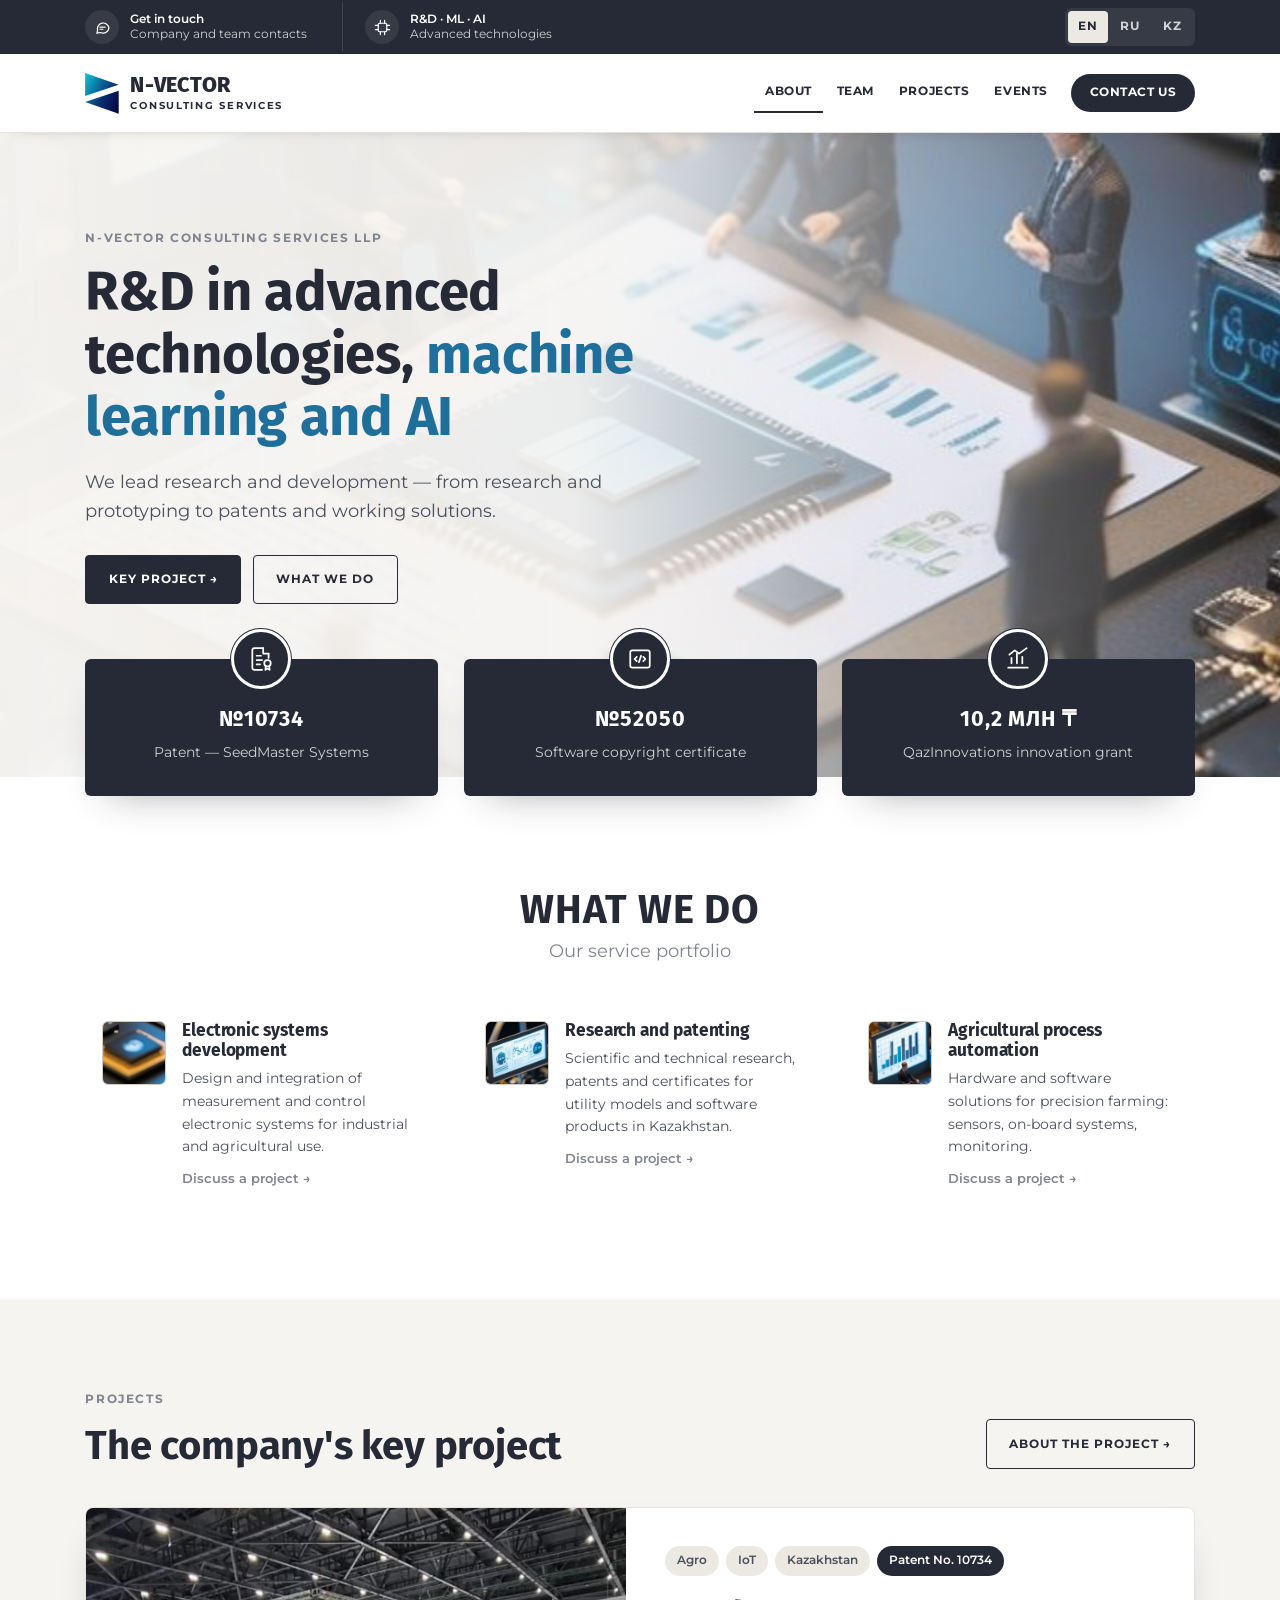
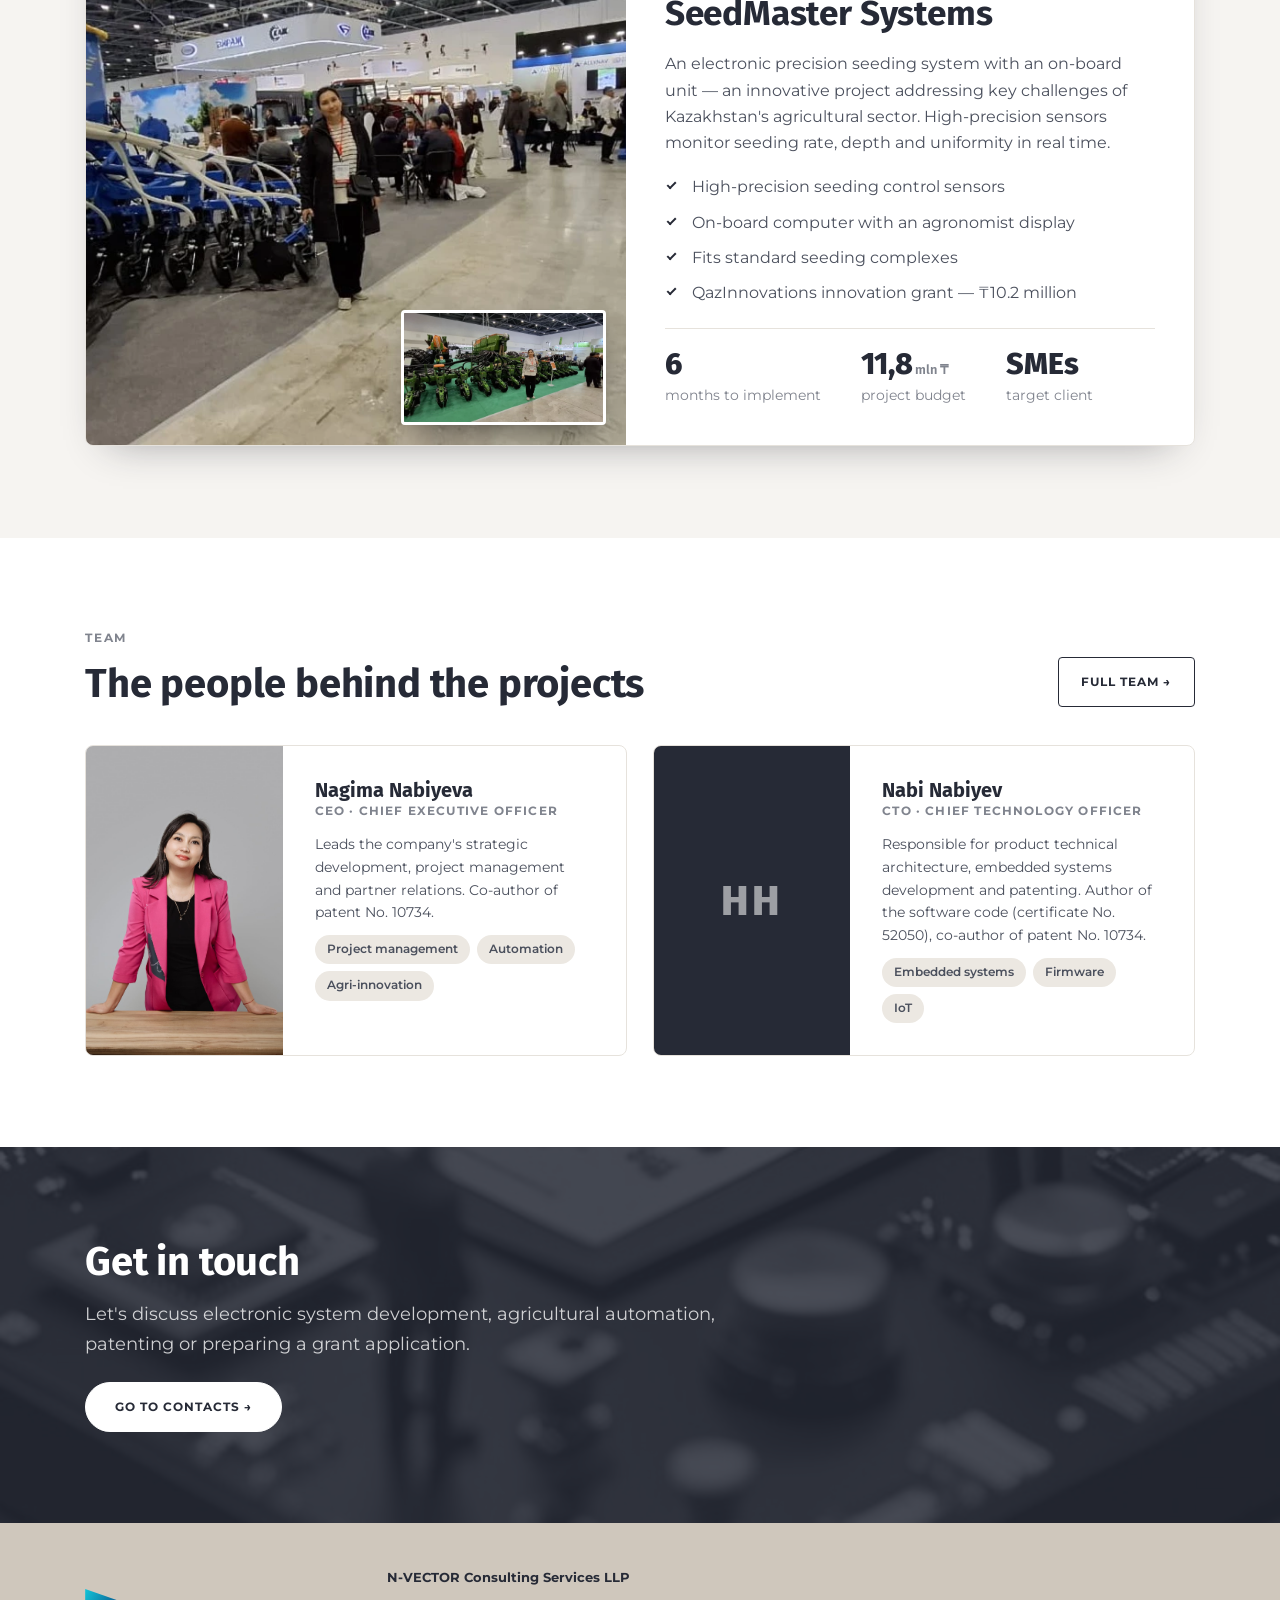
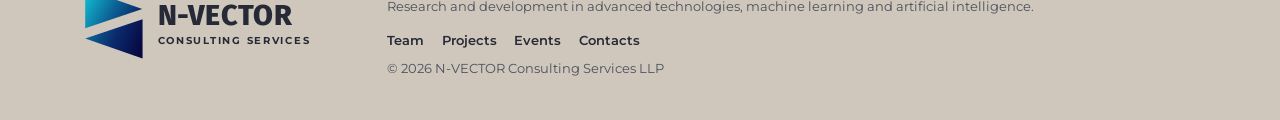
<file: index.html>
<!doctype html>
<html lang="ru">
<head>
  <meta charset="utf-8">
  <meta name="viewport" content="width=device-width, initial-scale=1, viewport-fit=cover">
  <title>N-VECTOR Consulting Services — НИОКР в сфере передовых технологий, машинного обучения и ИИ</title>
  <meta name="description" content="ТОО «N-VECTOR Consulting Services»: руководство научно-исследовательской и опытно-конструкторской деятельностью (НИОКР) в сфере передовых технологий, машинного обучения и искусственного интеллекта. Ключевой проект — SeedMaster Systems.">
  <meta name="theme-color" content="#262a36">
  <link rel="icon" href="img/logo-mark.svg" type="image/svg+xml">
  <link rel="preconnect" href="https://fonts.googleapis.com">
  <link rel="preconnect" href="https://fonts.gstatic.com" crossorigin>
  <link rel="stylesheet" href="https://fonts.googleapis.com/css2?family=Fira+Sans:wght@500;600;700;800&family=Montserrat:wght@400;500;600;700&display=swap">
  <link rel="stylesheet" href="css/style.css?v=202610202134">
</head>
<body data-page="home">
  <a class="skip-link" href="#main" data-i18n="skip">Перейти к содержанию</a>

  <div class="topbar">
    <div class="wrap topbar-inner">
      <a class="topbar-item" href="contacts.html">
        <span class="topbar-icon" aria-hidden="true"><svg viewBox="0 0 24 24" fill="none" stroke="currentColor" stroke-width="1.7" stroke-linecap="round" stroke-linejoin="round"><path d="M21 12a8 8 0 0 1-11.6 7.1L4 20l1.1-4.4A8 8 0 1 1 21 12Z"/><path d="M8.5 11.5h7M8.5 14.5h4"/></svg></span>
        <span class="topbar-text"><b data-i18n="top.contactTitle">Связаться с нами</b><small data-i18n="top.contactText">Контакты компании и команды</small></span>
      </a>
      <div class="topbar-item topbar-item--focus">
        <span class="topbar-icon" aria-hidden="true"><svg viewBox="0 0 24 24" fill="none" stroke="currentColor" stroke-width="1.7" stroke-linecap="round" stroke-linejoin="round"><rect x="6" y="6" width="12" height="12" rx="2"/><path d="M9 2v4M15 2v4M9 18v4M15 18v4M2 9h4M2 15h4M18 9h4M18 15h4"/></svg></span>
        <span class="topbar-text"><b data-i18n="top.focusTitle">НИОКР · ML · ИИ</b><small data-i18n="top.focusText">Передовые технологии</small></span>
      </div>
      <div class="lang-switch" role="group" aria-label="Язык сайта" data-i18n-attr="aria-label:lang.label">
        <button type="button" data-lang="en" lang="en" aria-pressed="false">EN</button>
        <button type="button" data-lang="ru" lang="ru" aria-pressed="true">RU</button>
        <button type="button" data-lang="kz" lang="kk" aria-pressed="false">KZ</button>
      </div>
    </div>
  </div>

  <header class="site-header">
    <div class="wrap header-inner">
      <a class="brand" href="index.html" aria-label="N-VECTOR Consulting Services — на главную" data-i18n-attr="aria-label:brand.home">
        <img src="img/logo-mark.svg" alt="" width="34" height="41">
        <span class="brand-text"><span class="brand-name">N-VECTOR</span><span class="brand-sub">Consulting Services</span></span>
      </a>
      <nav id="site-nav" class="site-nav" aria-label="Основная навигация" data-i18n-attr="aria-label:nav.label">
        <a href="index.html" data-nav="home" data-i18n="nav.home">О компании</a>
        <a href="team.html" data-nav="team" data-i18n="nav.team">Команда</a>
        <a href="projects.html" data-nav="projects" data-i18n="nav.projects">Проекты</a>
        <a href="events.html" data-nav="events" data-i18n="nav.events">Мероприятия</a>
        <a class="nav-cta" href="contacts.html" data-nav="contacts" data-i18n="nav.cta">Связаться</a>
      </nav>
      <button class="nav-toggle" type="button" aria-expanded="false" aria-controls="site-nav">
        <span class="burger" aria-hidden="true"><span></span><span></span><span></span></span>
        <span class="nav-toggle-label" data-i18n="nav.menu">Меню</span>
      </button>
    </div>
  </header>

  <main id="main">
    <!-- Первый экран: фото на всю ширину со светлой подложкой под текстом -->
    <section class="hero" aria-labelledby="hero-title">
      <img class="hero-bg scene-piece" src="img/scene/chip-team.jpg" alt="" aria-hidden="true" width="640" height="380" fetchpriority="high">
      <div class="wrap hero-inner">
        <p class="eyebrow" data-i18n="company">ТОО «N-VECTOR Consulting Services»</p>
        <h1 id="hero-title" data-i18n-html="home.title">НИОКР в сфере передовых технологий, <em>машинного обучения и ИИ</em></h1>
        <p class="lede" data-i18n="home.lede">Руководим научно-исследовательской и опытно-конструкторской деятельностью: от исследования и прототипа до патента и работающего решения.</p>
        <div class="hero-actions">
          <a class="btn" href="#key-project" data-i18n="home.ctaKey">Ключевой проект →</a>
          <a class="btn btn-ghost" href="#services" data-i18n="home.ctaServices">Что мы делаем</a>
        </div>
      </div>
    </section>

    <!-- Три тёмные карточки достижений, заходящие на первый экран -->
    <section class="wrap pillars" aria-label="Ключевые достижения" data-i18n-attr="aria-label:pillars.label">
      <article class="pillar">
        <span class="pillar-icon" aria-hidden="true"><svg viewBox="0 0 24 24" fill="none" stroke="currentColor" stroke-width="1.6" stroke-linecap="round" stroke-linejoin="round"><path d="M14 2H6a2 2 0 0 0-2 2v16a2 2 0 0 0 2 2h7"/><path d="M14 2v5h5"/><path d="M19 7v4"/><path d="M8 9h4M8 13h5M8 17h3"/><circle cx="18" cy="16" r="3"/><path d="M16.5 18.6 16 22l2-1 2 1-.5-3.4"/></svg></span>
        <h2 class="pillar-title">№10734</h2>
        <p data-i18n="fact.patent">Патент — SeedMaster Systems</p>
      </article>
      <article class="pillar">
        <span class="pillar-icon" aria-hidden="true"><svg viewBox="0 0 24 24" fill="none" stroke="currentColor" stroke-width="1.6" stroke-linecap="round" stroke-linejoin="round"><rect x="3" y="4" width="18" height="16" rx="2"/><path d="m9 10-2 2 2 2M15 10l2 2-2 2M13 9l-2 6"/></svg></span>
        <h2 class="pillar-title">№52050</h2>
        <p data-i18n="fact.certificate">Свидетельство на программный код</p>
      </article>
      <article class="pillar">
        <span class="pillar-icon" aria-hidden="true"><svg viewBox="0 0 24 24" fill="none" stroke="currentColor" stroke-width="1.6" stroke-linecap="round" stroke-linejoin="round"><path d="M3 20h18"/><path d="M6 16V11M11 16V7M16 16v-6"/><path d="m4 8 5-4 4 3 7-5"/></svg></span>
        <h2 class="pillar-title">10,2 млн ₸</h2>
        <p data-i18n="fact.grant">Инновационный грант QazInnovations</p>
      </article>
    </section>

    <!-- Услуги -->
    <section class="section" id="services" aria-labelledby="services-title">
      <div class="wrap">
        <div class="section-head section-head--center">
          <h2 id="services-title" data-i18n="services.title">Что мы делаем</h2>
          <p class="section-sub" data-i18n="services.subtitle">Наш портфель услуг</p>
        </div>
        <div class="services">
          <article class="service">
            <div class="service-media"><img src="img/scene/gold-chip.jpg" alt="Микросхема на печатной плате" data-i18n-attr="alt:s1.alt" width="215" height="130" loading="lazy"></div>
            <div class="service-body">
              <h3 data-i18n="s1.title">Разработка электронных систем</h3>
              <p data-i18n="s1.text">Проектирование и интеграция измерительных и управляющих электронных комплексов для промышленного и агроприменения.</p>
              <a class="service-link" href="contacts.html" data-i18n="services.more">Обсудить проект →</a>
            </div>
          </article>
          <article class="service">
            <div class="service-media"><img src="img/scene/monitor-analytics.jpg" alt="Монитор с исследовательскими схемами и аналитикой" data-i18n-attr="alt:s2.alt" width="300" height="290" loading="lazy"></div>
            <div class="service-body">
              <h3 data-i18n="s2.title">Научные исследования и патентование</h3>
              <p data-i18n="s2.text">Проведение НТИ, оформление патентов и свидетельств на полезные модели и программные продукты в РК.</p>
              <a class="service-link" href="contacts.html" data-i18n="services.more">Обсудить проект →</a>
            </div>
          </article>
          <article class="service">
            <div class="service-media"><img src="img/scene/monitor-bars.jpg" alt="Монитор с диаграммой показателей мониторинга" data-i18n-attr="alt:s3.alt" width="255" height="335" loading="lazy"></div>
            <div class="service-body">
              <h3 data-i18n="s3.title">Автоматизация агропроцессов</h3>
              <p data-i18n="s3.text">Разработка аппаратно-программных решений для точного земледелия: датчики, бортовые комплексы, мониторинг.</p>
              <a class="service-link" href="contacts.html" data-i18n="services.more">Обсудить проект →</a>
            </div>
          </article>
        </div>
      </div>
    </section>

    <!-- Ключевой проект -->
    <section class="section section-alt" id="key-project" aria-labelledby="key-title">
      <div class="wrap">
        <div class="section-head">
          <div>
            <p class="eyebrow" data-i18n="key.eyebrow">Проекты</p>
            <h2 id="key-title" data-i18n="key.title">Ключевой проект компании</h2>
          </div>
          <a class="btn btn-ghost" href="projects.html" data-i18n="key.more">Подробнее о проекте →</a>
        </div>

        <article class="feature">
          <div class="feature-media">
            <img class="feature-main" src="img/projects/seedmaster-expo-1.webp" alt="Нагима Набиева на агровыставке рядом с посевным комплексом" data-i18n-attr="alt:sm.alt1" width="1280" height="585" loading="lazy">
            <img class="feature-thumb" src="img/projects/seedmaster-expo-2.webp" alt="Посевная техника на стенде выставки" data-i18n-attr="alt:sm.alt2" width="1277" height="588" loading="lazy">
          </div>
          <div class="feature-body">
            <div class="tags">
              <span class="tag" data-i18n="sm.tagAgro">Агро</span><span class="tag">IoT</span><span class="tag" data-i18n="sm.tagKz">Казахстан</span><span class="tag tag-accent" data-i18n="sm.tagPatent">Патент №10734</span>
            </div>
            <h3>SeedMaster Systems</h3>
            <p data-i18n="sm.desc">Электронная система точного высева семян с бортовым комплексом — инновационный проект, нацеленный на решение ключевых проблем агросектора Казахстана. Система использует высокоточные датчики для контроля нормы, глубины и равномерности высева в реальном времени.</p>
            <ul class="checklist">
              <li data-i18n="sm.f1">Высокоточные датчики контроля высева</li>
              <li data-i18n="sm.f2">Бортовой компьютер с дисплеем агронома</li>
              <li data-i18n="sm.f3">Монтаж на стандартные посевные комплексы</li>
              <li data-i18n="sm.f4">Инновационный грант QazInnovations — 10,2 млн ₸</li>
            </ul>
            <div class="stats">
              <div class="stat"><div class="stat-value">6</div><div class="stat-label" data-i18n="stat.months">месяцев реализации</div></div>
              <div class="stat"><div class="stat-value">11,8<small data-i18n="stat.mln">млн ₸</small></div><div class="stat-label" data-i18n="stat.budget">бюджет проекта</div></div>
              <div class="stat"><div class="stat-value" data-i18n="fact.smeValue">МСБ</div><div class="stat-label" data-i18n="stat.client">целевой клиент</div></div>
            </div>
          </div>
        </article>
      </div>
    </section>

    <!-- Команда -->
    <section class="section" aria-labelledby="team-title">
      <div class="wrap">
        <div class="section-head">
          <div>
            <p class="eyebrow" data-i18n="team.eyebrow">Команда</p>
            <h2 id="team-title" data-i18n="team.homeTitle">Кто стоит за проектами</h2>
          </div>
          <a class="btn btn-ghost" href="team.html" data-i18n="team.all">Вся команда →</a>
        </div>
        <div class="team-grid" data-list="team" aria-live="polite"><p class="loading" data-i18n="loading">Загрузка…</p></div>
      </div>
    </section>

    <!-- Тёмный блок связи (как «Fale conosco» в образце) -->
    <section class="dark-band" aria-labelledby="band-title">
      <img class="dark-band-bg" src="img/scene/circuit.jpg" alt="" aria-hidden="true" width="736" height="284" loading="lazy">
      <div class="wrap dark-band-inner">
        <div class="dark-band-col">
          <h2 id="band-title" data-i18n="contacts.title">Свяжитесь с нами</h2>
          <p data-i18n="contacts.lede">Обсудим разработку электронной системы, автоматизацию агропроцессов, патентование или подготовку заявки на грант.</p>
          <a class="btn btn-light" href="contacts.html" data-i18n="band.contactBtn">Перейти к контактам →</a>
        </div>
      </div>
    </section>
  </main>

  <footer class="site-footer">
    <div class="wrap footer-inner">
      <a class="footer-brand" href="index.html" aria-label="N-VECTOR Consulting Services — на главную" data-i18n-attr="aria-label:brand.home">
        <img src="img/logo-mark.svg" alt="" width="58" height="70">
        <span class="brand-text"><span class="brand-name">N-VECTOR</span><span class="brand-sub">Consulting Services</span></span>
      </a>
      <div class="footer-info">
        <p class="footer-company" data-i18n="company">ТОО «N-VECTOR Consulting Services»</p>
        <p data-i18n="footer.about">Научно-исследовательские и опытно-конструкторские работы в сфере передовых технологий, машинного обучения и искусственного интеллекта.</p>
        <nav class="footer-nav" aria-label="Основная навигация" data-i18n-attr="aria-label:nav.label">
          <a href="team.html" data-i18n="nav.team">Команда</a>
          <a href="projects.html" data-i18n="nav.projects">Проекты</a>
          <a href="events.html" data-i18n="nav.events">Мероприятия</a>
          <a href="contacts.html" data-i18n="nav.contacts">Контакты</a>
        </nav>
        <p class="footer-copy">© <span data-year></span> <span data-i18n="company">ТОО «N-VECTOR Consulting Services»</span></p>
      </div>
    </div>
  </footer>

  <script src="data/i18n/ru.js?v=202610202134"></script>
  <script src="data/i18n/en.js?v=202610202134"></script>
  <script src="data/i18n/kz.js?v=202610202134"></script>
  <script src="js/i18n.js?v=202610202134"></script>
  <script src="js/shared.js?v=202610202134"></script>
  <script src="data/fallback.js?v=202610202134"></script>
  <script src="js/main.js?v=202610202134"></script>
  <script src="js/motion.js?v=202610202134"></script>
</body>
</html>
</file>
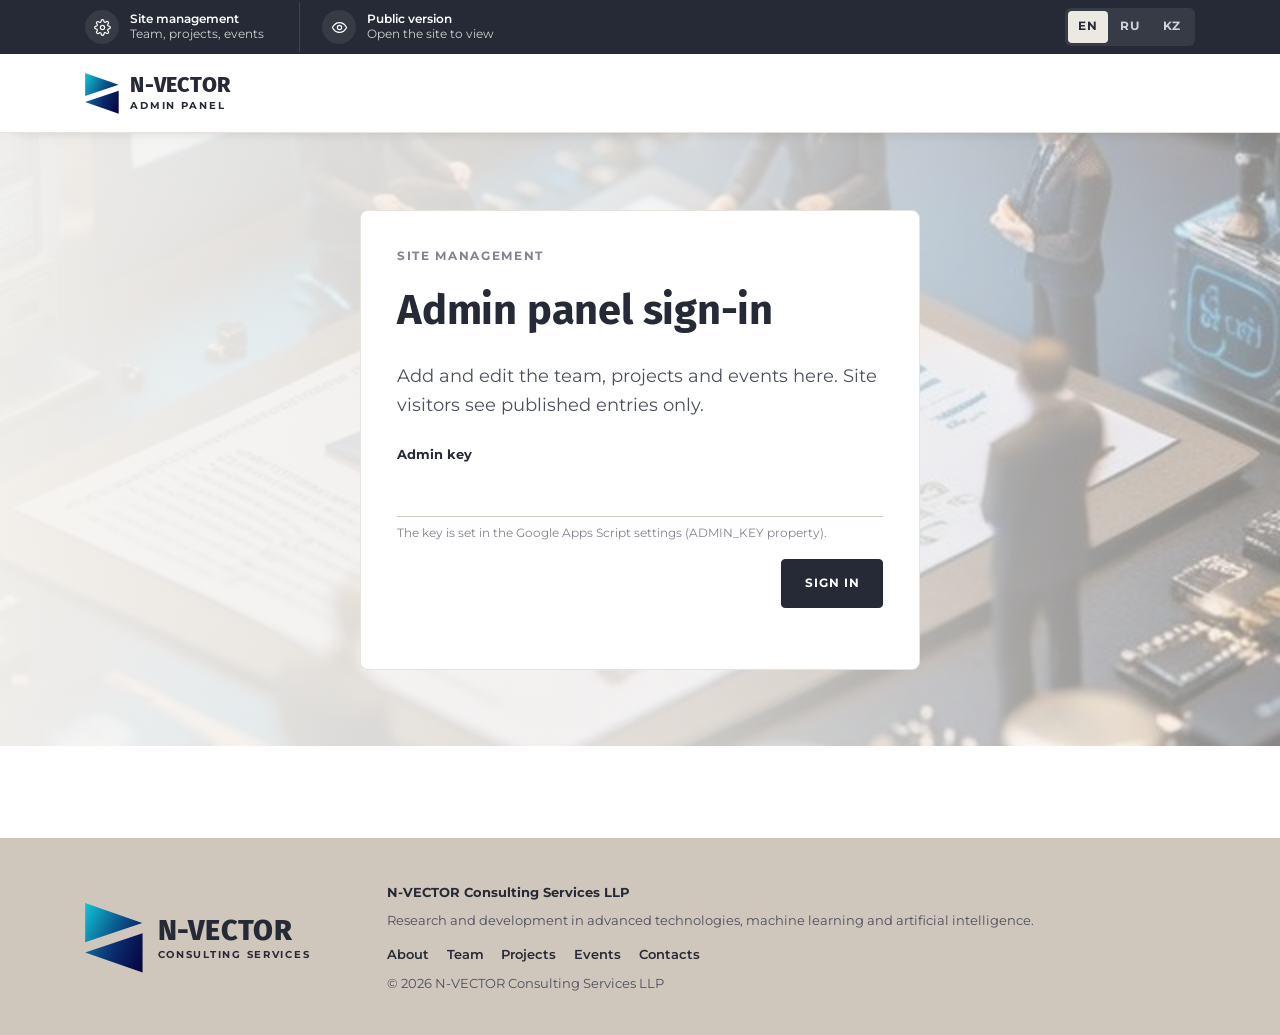
<file: admin.html>
<!doctype html>
<html lang="ru">
<head>
  <meta charset="utf-8">
  <meta name="viewport" content="width=device-width, initial-scale=1, viewport-fit=cover">
  <title>Админ-панель — N-VECTOR Consulting Services</title>
  <meta name="description" content="Управление содержимым сайта N-VECTOR Consulting Services.">
  <meta name="robots" content="noindex, nofollow">
  <meta name="theme-color" content="#262a36">
  <link rel="icon" href="img/logo-mark.svg" type="image/svg+xml">
  <link rel="preconnect" href="https://fonts.googleapis.com">
  <link rel="preconnect" href="https://fonts.gstatic.com" crossorigin>
  <link rel="stylesheet" href="https://fonts.googleapis.com/css2?family=Fira+Sans:wght@500;600;700;800&family=Montserrat:wght@400;500;600;700&display=swap">
  <link rel="stylesheet" href="css/style.css?v=202610202134">
  <link rel="stylesheet" href="css/admin.css?v=202610202134">
</head>
<body class="admin" data-page="admin">
  <a class="skip-link" href="#main" data-i18n="skip">Перейти к содержанию</a>

  <!-- Верхняя тёмная полоса — как на сайте; переключатель языков справа -->
  <div class="topbar">
    <div class="wrap topbar-inner">
      <div class="topbar-item">
        <span class="topbar-icon" aria-hidden="true"><svg viewBox="0 0 24 24" fill="none" stroke="currentColor" stroke-width="1.7" stroke-linecap="round" stroke-linejoin="round"><path d="M12 15a3 3 0 1 0 0-6 3 3 0 0 0 0 6Z"/><path d="M19.4 15a1.7 1.7 0 0 0 .3 1.8l.1.1a2 2 0 1 1-2.8 2.8l-.1-.1a1.7 1.7 0 0 0-1.8-.3 1.7 1.7 0 0 0-1 1.5V21a2 2 0 1 1-4 0v-.1a1.7 1.7 0 0 0-1.1-1.5 1.7 1.7 0 0 0-1.8.3l-.1.1a2 2 0 1 1-2.8-2.8l.1-.1a1.7 1.7 0 0 0 .3-1.8 1.7 1.7 0 0 0-1.5-1H3a2 2 0 1 1 0-4h.1a1.7 1.7 0 0 0 1.5-1.1 1.7 1.7 0 0 0-.3-1.8l-.1-.1a2 2 0 1 1 2.8-2.8l.1.1a1.7 1.7 0 0 0 1.8.3H9a1.7 1.7 0 0 0 1-1.5V3a2 2 0 1 1 4 0v.1a1.7 1.7 0 0 0 1 1.5 1.7 1.7 0 0 0 1.8-.3l.1-.1a2 2 0 1 1 2.8 2.8l-.1.1a1.7 1.7 0 0 0-.3 1.8V9a1.7 1.7 0 0 0 1.5 1H21a2 2 0 1 1 0 4h-.1a1.7 1.7 0 0 0-1.5 1Z"/></svg></span>
        <span class="topbar-text"><b data-i18n="admin.topManageTitle">Управление сайтом</b><small data-i18n="admin.topManageText">Команда, проекты, мероприятия</small></span>
      </div>
      <a class="topbar-item topbar-item--focus" href="index.html" target="_blank" rel="noopener">
        <span class="topbar-icon" aria-hidden="true"><svg viewBox="0 0 24 24" fill="none" stroke="currentColor" stroke-width="1.7" stroke-linecap="round" stroke-linejoin="round"><path d="M2 12s3.6-7 10-7 10 7 10 7-3.6 7-10 7S2 12 2 12Z"/><circle cx="12" cy="12" r="3"/></svg></span>
        <span class="topbar-text"><b data-i18n="admin.topSiteTitle">Пользовательская версия</b><small data-i18n="admin.topSiteText">Открыть сайт для просмотра</small></span>
      </a>
      <div class="lang-switch" role="group" aria-label="Язык сайта" data-i18n-attr="aria-label:lang.label">
        <button type="button" data-lang="en" lang="en" aria-pressed="false">EN</button>
        <button type="button" data-lang="ru" lang="ru" aria-pressed="true">RU</button>
        <button type="button" data-lang="kz" lang="kk" aria-pressed="false">KZ</button>
      </div>
    </div>
  </div>

  <header class="site-header">
    <div class="wrap header-inner">
      <a class="brand" href="admin.html" aria-label="Админ-панель N-VECTOR" data-i18n-attr="aria-label:admin.brandLabel">
        <img src="img/logo-mark.svg" alt="" width="34" height="41">
        <span class="brand-text"><span class="brand-name">N-VECTOR</span><span class="brand-sub" data-i18n="admin.brandSub">Админ-панель</span></span>
      </a>
      <div class="admin-header-actions" id="header-actions" hidden>
        <span class="mode-badge" id="mode-badge"></span>
        <a class="btn btn-ghost btn-sm" id="open-site" href="index.html" target="_blank" rel="noopener" data-i18n="admin.openSite">Открыть сайт ↗</a>
        <button type="button" class="btn btn-sm" id="logout" data-i18n="admin.logout">Выйти</button>
      </div>
    </div>
  </header>

  <main id="main">
    <!-- Вход -->
    <section class="admin-login-band" id="login" aria-labelledby="login-title">
      <img class="admin-login-bg" src="img/scene/chip-team.jpg" alt="" aria-hidden="true" width="640" height="380">
      <div class="wrap admin-login">
        <div class="panel admin-login-card">
          <p class="eyebrow" data-i18n="admin.loginEyebrow">Управление сайтом</p>
          <h1 id="login-title" data-i18n="admin.loginTitle">Вход в админ-панель</h1>
          <p class="lede" data-i18n="admin.loginLede">Здесь добавляют и редактируют команду, проекты и мероприятия. Посетители сайта видят только опубликованные записи.</p>

          <form id="login-form" class="add-form admin-login-form" novalidate hidden>
            <div class="field">
              <label for="admin-key" data-i18n="admin.keyLabel">Ключ администратора</label>
              <input id="admin-key" name="admin-key" type="password" autocomplete="current-password" required>
              <span class="field-hint" data-i18n="admin.keyHint">Ключ задаётся в настройках Google Apps Script (свойство ADMIN_KEY).</span>
            </div>
            <div class="form-actions"><button type="submit" class="btn" data-i18n="admin.loginBtn">Войти</button></div>
          </form>

          <div id="no-backend" class="admin-notice" hidden>
            <p data-i18n-html="admin.noBackendHtml"></p>
            <button type="button" class="btn" id="demo-start" data-i18n="admin.demoStart">Открыть демо-режим</button>
          </div>

          <p class="form-status" id="login-status" role="status" aria-live="polite"></p>
        </div>
      </div>
    </section>

    <!-- Рабочая область -->
    <section class="wrap admin-workspace" id="workspace" hidden aria-labelledby="section-title">
      <div class="admin-notice" id="mode-banner" hidden>
        <p data-i18n-html="admin.demoBannerHtml"></p>
      </div>

      <nav class="admin-tabs" id="section-tabs" aria-label="Разделы сайта" data-i18n-attr="aria-label:admin.tabsLabel"></nav>

      <div class="admin-toolbar">
        <h1 class="admin-section-title" id="section-title"></h1>
        <button type="button" class="btn" id="add-item"><span class="plus">+</span> <span data-i18n="admin.add">Добавить</span></button>
      </div>

      <div class="admin-controls">
        <div class="filters" id="status-filters" role="group" aria-label="Фильтр по статусу" data-i18n-attr="aria-label:admin.statusFilterLabel"></div>
        <label class="admin-search">
          <span class="sr-only" data-i18n="admin.searchLabel">Поиск по разделу</span>
          <input type="search" id="search" placeholder="Поиск…" data-i18n-attr="placeholder:admin.searchPlaceholder" autocomplete="off">
        </label>
      </div>

      <div class="admin-list" id="admin-list" aria-live="polite"></div>

      <div class="admin-footer-actions">
        <button type="button" class="btn btn-ghost btn-sm" id="reload" data-i18n="admin.reload">↻ Обновить</button>
        <button type="button" class="btn btn-ghost btn-sm" id="export" data-i18n="admin.export">⇩ Скачать fallback.js</button>
        <button type="button" class="btn btn-danger btn-sm" id="reset-demo" hidden data-i18n="admin.resetDemo">Сбросить демо-данные</button>
      </div>
    </section>
  </main>

  <!-- Редактор записи -->
  <dialog class="add-dialog admin-editor" id="editor" aria-labelledby="editor-title">
    <form id="editor-form" novalidate>
      <div class="dialog-head">
        <h2 id="editor-title"></h2>
        <button type="button" class="dialog-close" data-close aria-label="Закрыть" data-i18n-attr="aria-label:admin.close">×</button>
      </div>
      <div class="add-form">
        <label class="switch">
          <input type="checkbox" id="editor-published">
          <span class="switch-track" aria-hidden="true"></span>
          <span data-i18n="admin.published">Опубликовано на сайте</span>
        </label>

        <div class="editor-section">
          <div class="editor-section-head">
            <span class="editor-section-title" data-i18n="admin.texts">Тексты</span>
            <div class="filters editor-langs" id="editor-langs" role="group" aria-label="Язык текста" data-i18n-attr="aria-label:admin.textLang"></div>
          </div>
          <div id="editor-panels"></div>
        </div>

        <div class="editor-section">
          <span class="editor-section-title" data-i18n="admin.commonFields">Общие поля</span>
          <div class="fields" id="editor-common"></div>
        </div>

        <p class="form-status" id="editor-status" role="status" aria-live="polite"></p>
        <div class="form-actions">
          <button type="button" class="btn btn-ghost" data-close data-i18n="admin.cancel">Отмена</button>
          <button type="submit" class="btn" data-i18n="admin.save">Сохранить</button>
        </div>
      </div>
    </form>
  </dialog>

  <div class="toast-stack" id="toasts" aria-live="polite"></div>

  <footer class="site-footer">
    <div class="wrap footer-inner">
      <a class="footer-brand" href="index.html" aria-label="N-VECTOR Consulting Services — на главную" data-i18n-attr="aria-label:brand.home">
        <img src="img/logo-mark.svg" alt="" width="58" height="70">
        <span class="brand-text"><span class="brand-name">N-VECTOR</span><span class="brand-sub">Consulting Services</span></span>
      </a>
      <div class="footer-info">
        <p class="footer-company" data-i18n="company">ТОО «N-VECTOR Consulting Services»</p>
        <p data-i18n="footer.about">Научно-исследовательские и опытно-конструкторские работы в сфере передовых технологий, машинного обучения и искусственного интеллекта.</p>
        <nav class="footer-nav" aria-label="Основная навигация" data-i18n-attr="aria-label:nav.label">
          <a href="index.html" data-i18n="nav.home">О компании</a>
          <a href="team.html" data-i18n="nav.team">Команда</a>
          <a href="projects.html" data-i18n="nav.projects">Проекты</a>
          <a href="events.html" data-i18n="nav.events">Мероприятия</a>
          <a href="contacts.html" data-i18n="nav.contacts">Контакты</a>
        </nav>
        <p class="footer-copy">© <span data-year></span> <span data-i18n="company">ТОО «N-VECTOR Consulting Services»</span></p>
      </div>
    </div>
  </footer>

  <script src="data/i18n/ru.js?v=202610202134"></script>
  <script src="data/i18n/en.js?v=202610202134"></script>
  <script src="data/i18n/kz.js?v=202610202134"></script>
  <script src="data/i18n/admin-ru.js?v=202610202134"></script>
  <script src="data/i18n/admin-en.js?v=202610202134"></script>
  <script src="data/i18n/admin-kz.js?v=202610202134"></script>
  <script src="js/i18n.js?v=202610202134"></script>
  <script src="js/shared.js?v=202610202134"></script>
  <script src="data/fallback.js?v=202610202134"></script>
  <script src="js/admin-store.js?v=202610202134"></script>
  <script src="js/admin.js?v=202610202134"></script>
  <script src="js/motion.js?v=202610202134"></script>
</body>
</html>
</file>
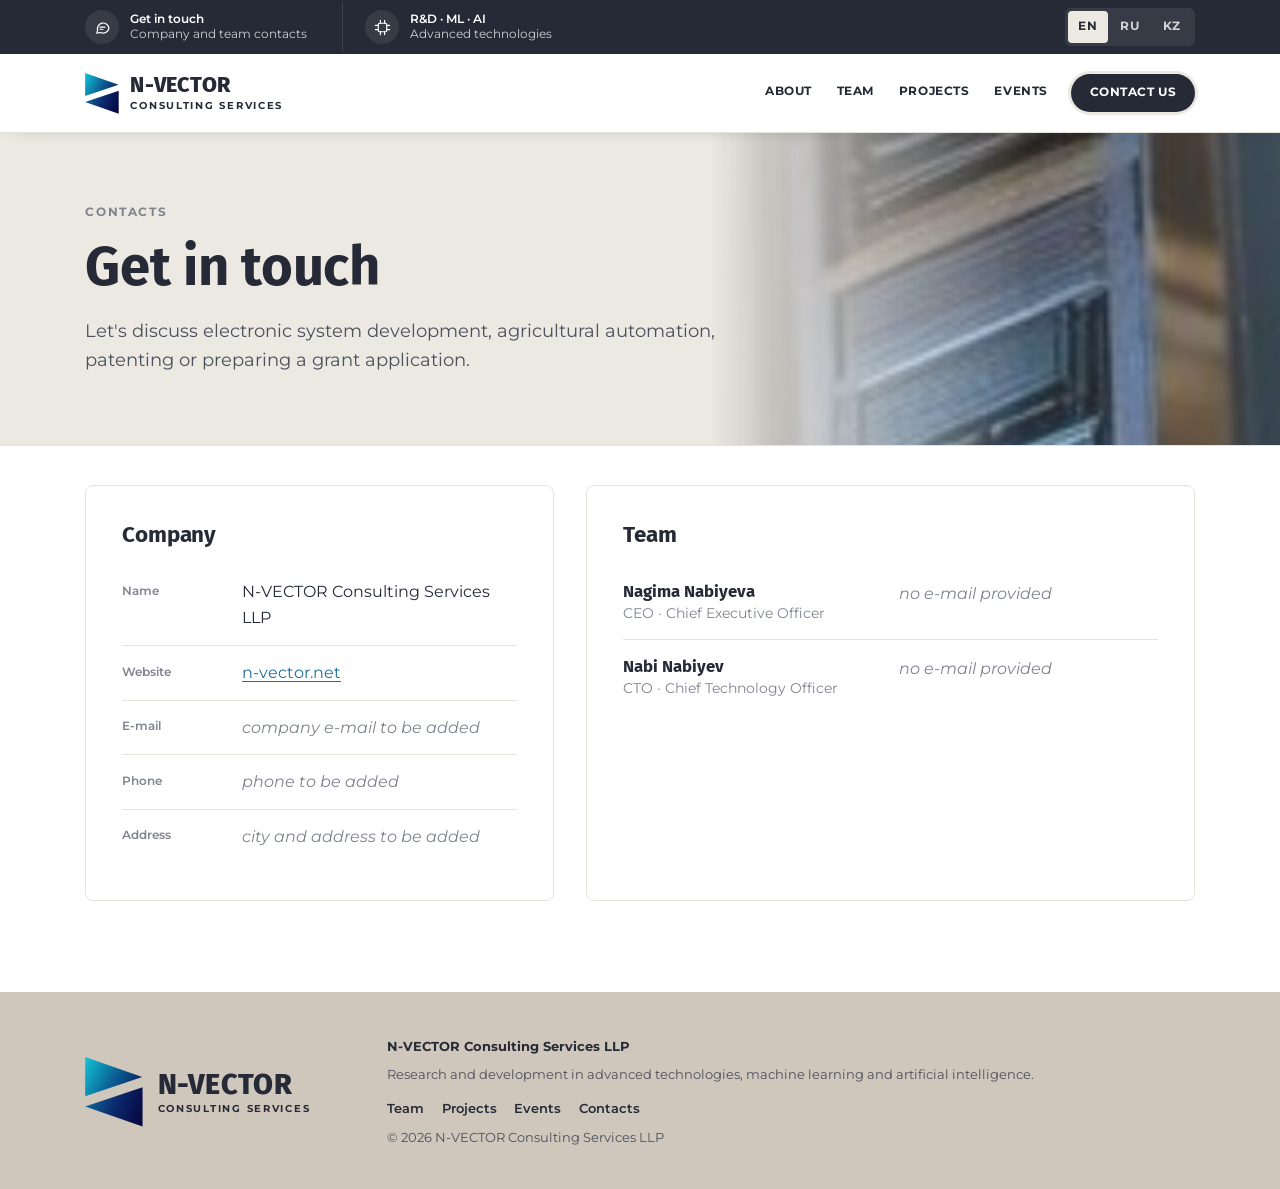
<file: contacts.html>
<!doctype html>
<html lang="ru">
<head>
  <meta charset="utf-8">
  <meta name="viewport" content="width=device-width, initial-scale=1, viewport-fit=cover">
  <title>Контакты — N-VECTOR Consulting Services</title>
  <meta name="description" content="Контакты ТОО «N-VECTOR Consulting Services» и команды компании.">
  <meta name="theme-color" content="#262a36">
  <link rel="icon" href="img/logo-mark.svg" type="image/svg+xml">
  <link rel="preconnect" href="https://fonts.googleapis.com">
  <link rel="preconnect" href="https://fonts.gstatic.com" crossorigin>
  <link rel="stylesheet" href="https://fonts.googleapis.com/css2?family=Fira+Sans:wght@500;600;700;800&family=Montserrat:wght@400;500;600;700&display=swap">
  <link rel="stylesheet" href="css/style.css?v=202610202134">
</head>
<body data-page="contacts">
  <a class="skip-link" href="#main" data-i18n="skip">Перейти к содержанию</a>

  <div class="topbar">
    <div class="wrap topbar-inner">
      <a class="topbar-item" href="contacts.html">
        <span class="topbar-icon" aria-hidden="true"><svg viewBox="0 0 24 24" fill="none" stroke="currentColor" stroke-width="1.7" stroke-linecap="round" stroke-linejoin="round"><path d="M21 12a8 8 0 0 1-11.6 7.1L4 20l1.1-4.4A8 8 0 1 1 21 12Z"/><path d="M8.5 11.5h7M8.5 14.5h4"/></svg></span>
        <span class="topbar-text"><b data-i18n="top.contactTitle">Связаться с нами</b><small data-i18n="top.contactText">Контакты компании и команды</small></span>
      </a>
      <div class="topbar-item topbar-item--focus">
        <span class="topbar-icon" aria-hidden="true"><svg viewBox="0 0 24 24" fill="none" stroke="currentColor" stroke-width="1.7" stroke-linecap="round" stroke-linejoin="round"><rect x="6" y="6" width="12" height="12" rx="2"/><path d="M9 2v4M15 2v4M9 18v4M15 18v4M2 9h4M2 15h4M18 9h4M18 15h4"/></svg></span>
        <span class="topbar-text"><b data-i18n="top.focusTitle">НИОКР · ML · ИИ</b><small data-i18n="top.focusText">Передовые технологии</small></span>
      </div>
      <div class="lang-switch" role="group" aria-label="Язык сайта" data-i18n-attr="aria-label:lang.label">
        <button type="button" data-lang="en" lang="en" aria-pressed="false">EN</button>
        <button type="button" data-lang="ru" lang="ru" aria-pressed="true">RU</button>
        <button type="button" data-lang="kz" lang="kk" aria-pressed="false">KZ</button>
      </div>
    </div>
  </div>

  <header class="site-header">
    <div class="wrap header-inner">
      <a class="brand" href="index.html" aria-label="N-VECTOR Consulting Services — на главную" data-i18n-attr="aria-label:brand.home">
        <img src="img/logo-mark.svg" alt="" width="34" height="41">
        <span class="brand-text"><span class="brand-name">N-VECTOR</span><span class="brand-sub">Consulting Services</span></span>
      </a>
      <nav id="site-nav" class="site-nav" aria-label="Основная навигация" data-i18n-attr="aria-label:nav.label">
        <a href="index.html" data-nav="home" data-i18n="nav.home">О компании</a>
        <a href="team.html" data-nav="team" data-i18n="nav.team">Команда</a>
        <a href="projects.html" data-nav="projects" data-i18n="nav.projects">Проекты</a>
        <a href="events.html" data-nav="events" data-i18n="nav.events">Мероприятия</a>
        <a class="nav-cta" href="contacts.html" data-nav="contacts" data-i18n="nav.cta">Связаться</a>
      </nav>
      <button class="nav-toggle" type="button" aria-expanded="false" aria-controls="site-nav">
        <span class="burger" aria-hidden="true"><span></span><span></span><span></span></span>
        <span class="nav-toggle-label" data-i18n="nav.menu">Меню</span>
      </button>
    </div>
  </header>

  <main id="main">
    <section class="page-head">
      <img class="page-deco scene-piece" src="img/scene/server.jpg" alt="" aria-hidden="true">
      <div class="wrap">
        <p class="eyebrow" data-i18n="contacts.eyebrow">Контакты</p>
        <h1 data-i18n="contacts.title">Свяжитесь с нами</h1>
        <p class="lede" data-i18n="contacts.lede">Обсудим разработку электронной системы, автоматизацию агропроцессов, патентование или подготовку заявки на грант.</p>
      </div>
    </section>

    <section class="wrap" style="padding-top:clamp(1.5rem,3vw,2.5rem)">
      <div class="contact-grid">
        <div class="panel">
          <h2 data-i18n="contacts.company">Компания</h2>
          <!-- TODO: впишите реальные e-mail, телефон и адрес вместо пометок «укажите» (в HTML и в словарях data/i18n). -->
          <dl class="kv">
            <dt data-i18n="contacts.name">Название</dt><dd data-i18n="company">ТОО «N-VECTOR Consulting Services»</dd>
            <dt data-i18n="contacts.site">Сайт</dt><dd><a href="https://n-vector.net" target="_blank" rel="noopener">n-vector.net</a></dd>
            <dt data-i18n="contacts.email">E-mail</dt><dd><span class="todo" data-i18n="contacts.todoEmail">укажите e-mail компании</span></dd>
            <dt data-i18n="contacts.phone">Телефон</dt><dd><span class="todo" data-i18n="contacts.todoPhone">укажите телефон</span></dd>
            <dt data-i18n="contacts.address">Адрес</dt><dd><span class="todo" data-i18n="contacts.todoAddress">укажите город и адрес</span></dd>
          </dl>
        </div>
        <div class="panel">
          <h2 data-i18n="contacts.team">Команда</h2>
          <ul class="people" data-list="team" data-variant="contacts" aria-live="polite">
            <li><p class="loading" data-i18n="loading">Загрузка…</p></li>
          </ul>
        </div>
      </div>
    </section>
  </main>

  <footer class="site-footer">
    <div class="wrap footer-inner">
      <a class="footer-brand" href="index.html" aria-label="N-VECTOR Consulting Services — на главную" data-i18n-attr="aria-label:brand.home">
        <img src="img/logo-mark.svg" alt="" width="58" height="70">
        <span class="brand-text"><span class="brand-name">N-VECTOR</span><span class="brand-sub">Consulting Services</span></span>
      </a>
      <div class="footer-info">
        <p class="footer-company" data-i18n="company">ТОО «N-VECTOR Consulting Services»</p>
        <p data-i18n="footer.about">Научно-исследовательские и опытно-конструкторские работы в сфере передовых технологий, машинного обучения и искусственного интеллекта.</p>
        <nav class="footer-nav" aria-label="Основная навигация" data-i18n-attr="aria-label:nav.label">
          <a href="team.html" data-i18n="nav.team">Команда</a>
          <a href="projects.html" data-i18n="nav.projects">Проекты</a>
          <a href="events.html" data-i18n="nav.events">Мероприятия</a>
          <a href="contacts.html" data-i18n="nav.contacts">Контакты</a>
        </nav>
        <p class="footer-copy">© <span data-year></span> <span data-i18n="company">ТОО «N-VECTOR Consulting Services»</span></p>
      </div>
    </div>
  </footer>

  <script src="data/i18n/ru.js?v=202610202134"></script>
  <script src="data/i18n/en.js?v=202610202134"></script>
  <script src="data/i18n/kz.js?v=202610202134"></script>
  <script src="js/i18n.js?v=202610202134"></script>
  <script src="js/shared.js?v=202610202134"></script>
  <script src="data/fallback.js?v=202610202134"></script>
  <script src="js/main.js?v=202610202134"></script>
  <script src="js/motion.js?v=202610202134"></script>
</body>
</html>
</file>
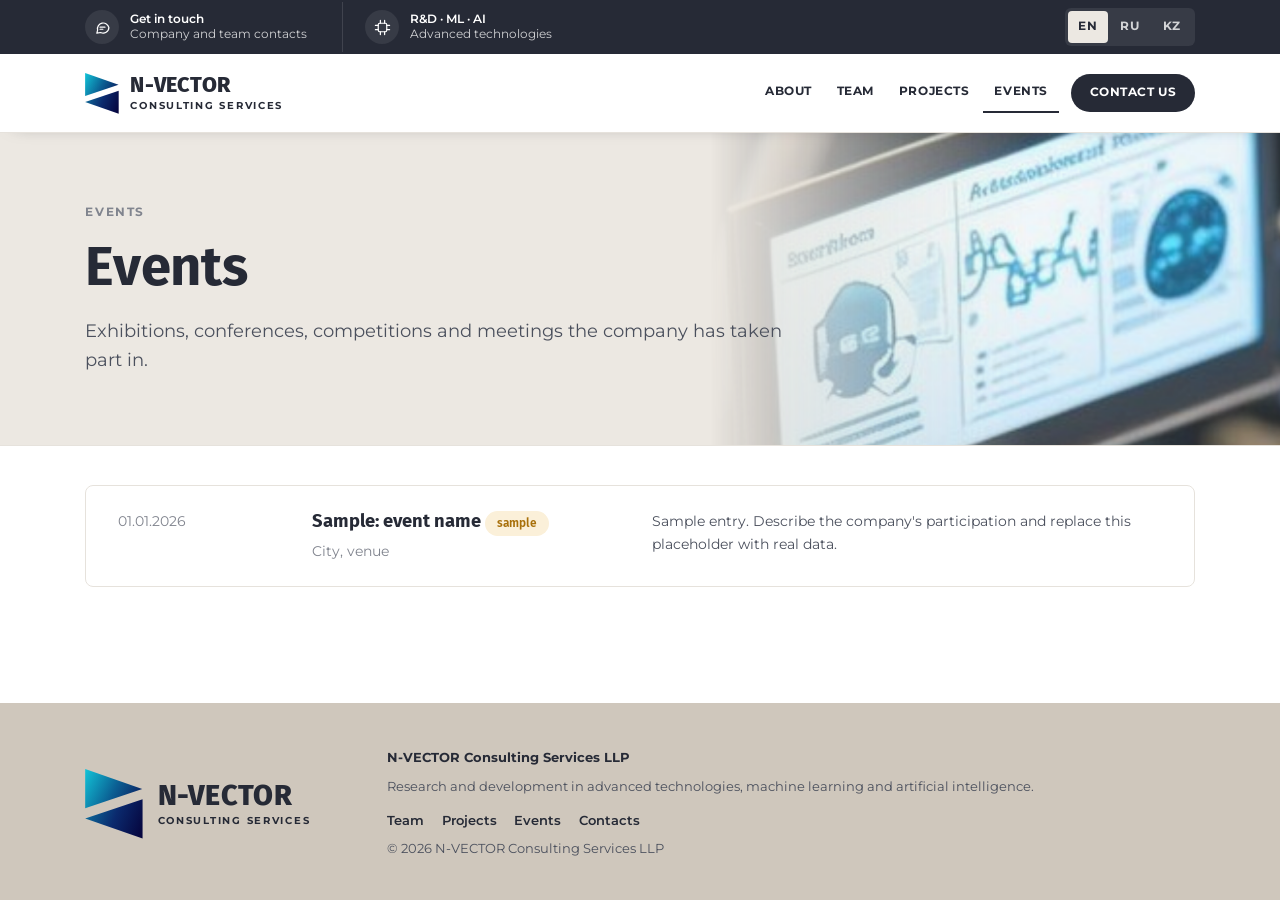
<file: events.html>
<!doctype html>
<html lang="ru">
<head>
  <meta charset="utf-8">
  <meta name="viewport" content="width=device-width, initial-scale=1, viewport-fit=cover">
  <title>Мероприятия — N-VECTOR Consulting Services</title>
  <meta name="description" content="Мероприятия, в которых участвовала компания N-VECTOR Consulting Services.">
  <meta name="theme-color" content="#262a36">
  <link rel="icon" href="img/logo-mark.svg" type="image/svg+xml">
  <link rel="preconnect" href="https://fonts.googleapis.com">
  <link rel="preconnect" href="https://fonts.gstatic.com" crossorigin>
  <link rel="stylesheet" href="https://fonts.googleapis.com/css2?family=Fira+Sans:wght@500;600;700;800&family=Montserrat:wght@400;500;600;700&display=swap">
  <link rel="stylesheet" href="css/style.css?v=202610202134">
</head>
<body data-page="events">
  <a class="skip-link" href="#main" data-i18n="skip">Перейти к содержанию</a>

  <div class="topbar">
    <div class="wrap topbar-inner">
      <a class="topbar-item" href="contacts.html">
        <span class="topbar-icon" aria-hidden="true"><svg viewBox="0 0 24 24" fill="none" stroke="currentColor" stroke-width="1.7" stroke-linecap="round" stroke-linejoin="round"><path d="M21 12a8 8 0 0 1-11.6 7.1L4 20l1.1-4.4A8 8 0 1 1 21 12Z"/><path d="M8.5 11.5h7M8.5 14.5h4"/></svg></span>
        <span class="topbar-text"><b data-i18n="top.contactTitle">Связаться с нами</b><small data-i18n="top.contactText">Контакты компании и команды</small></span>
      </a>
      <div class="topbar-item topbar-item--focus">
        <span class="topbar-icon" aria-hidden="true"><svg viewBox="0 0 24 24" fill="none" stroke="currentColor" stroke-width="1.7" stroke-linecap="round" stroke-linejoin="round"><rect x="6" y="6" width="12" height="12" rx="2"/><path d="M9 2v4M15 2v4M9 18v4M15 18v4M2 9h4M2 15h4M18 9h4M18 15h4"/></svg></span>
        <span class="topbar-text"><b data-i18n="top.focusTitle">НИОКР · ML · ИИ</b><small data-i18n="top.focusText">Передовые технологии</small></span>
      </div>
      <div class="lang-switch" role="group" aria-label="Язык сайта" data-i18n-attr="aria-label:lang.label">
        <button type="button" data-lang="en" lang="en" aria-pressed="false">EN</button>
        <button type="button" data-lang="ru" lang="ru" aria-pressed="true">RU</button>
        <button type="button" data-lang="kz" lang="kk" aria-pressed="false">KZ</button>
      </div>
    </div>
  </div>

  <header class="site-header">
    <div class="wrap header-inner">
      <a class="brand" href="index.html" aria-label="N-VECTOR Consulting Services — на главную" data-i18n-attr="aria-label:brand.home">
        <img src="img/logo-mark.svg" alt="" width="34" height="41">
        <span class="brand-text"><span class="brand-name">N-VECTOR</span><span class="brand-sub">Consulting Services</span></span>
      </a>
      <nav id="site-nav" class="site-nav" aria-label="Основная навигация" data-i18n-attr="aria-label:nav.label">
        <a href="index.html" data-nav="home" data-i18n="nav.home">О компании</a>
        <a href="team.html" data-nav="team" data-i18n="nav.team">Команда</a>
        <a href="projects.html" data-nav="projects" data-i18n="nav.projects">Проекты</a>
        <a href="events.html" data-nav="events" data-i18n="nav.events">Мероприятия</a>
        <a class="nav-cta" href="contacts.html" data-nav="contacts" data-i18n="nav.cta">Связаться</a>
      </nav>
      <button class="nav-toggle" type="button" aria-expanded="false" aria-controls="site-nav">
        <span class="burger" aria-hidden="true"><span></span><span></span><span></span></span>
        <span class="nav-toggle-label" data-i18n="nav.menu">Меню</span>
      </button>
    </div>
  </header>

  <main id="main">
    <section class="page-head">
      <img class="page-deco scene-piece" src="img/scene/monitor-analytics.jpg" alt="" aria-hidden="true">
      <div class="wrap">
        <p class="eyebrow" data-i18n="events.title">Мероприятия</p>
        <div class="page-head-row">
          <h1 data-i18n="events.title">Мероприятия</h1>
        </div>
        <p class="lede" data-i18n="events.lede">Выставки, конференции, конкурсы и встречи, в которых участвовала компания.</p>
      </div>
    </section>

    <section class="wrap" style="padding-top:clamp(1.5rem,3vw,2.5rem)" aria-label="Список мероприятий" data-i18n-attr="aria-label:events.listLabel">
      <div class="list" data-list="events" aria-live="polite"><p class="loading" data-i18n="loading">Загрузка…</p></div>
    </section>
  </main>

  <footer class="site-footer">
    <div class="wrap footer-inner">
      <a class="footer-brand" href="index.html" aria-label="N-VECTOR Consulting Services — на главную" data-i18n-attr="aria-label:brand.home">
        <img src="img/logo-mark.svg" alt="" width="58" height="70">
        <span class="brand-text"><span class="brand-name">N-VECTOR</span><span class="brand-sub">Consulting Services</span></span>
      </a>
      <div class="footer-info">
        <p class="footer-company" data-i18n="company">ТОО «N-VECTOR Consulting Services»</p>
        <p data-i18n="footer.about">Научно-исследовательские и опытно-конструкторские работы в сфере передовых технологий, машинного обучения и искусственного интеллекта.</p>
        <nav class="footer-nav" aria-label="Основная навигация" data-i18n-attr="aria-label:nav.label">
          <a href="team.html" data-i18n="nav.team">Команда</a>
          <a href="projects.html" data-i18n="nav.projects">Проекты</a>
          <a href="events.html" data-i18n="nav.events">Мероприятия</a>
          <a href="contacts.html" data-i18n="nav.contacts">Контакты</a>
        </nav>
        <p class="footer-copy">© <span data-year></span> <span data-i18n="company">ТОО «N-VECTOR Consulting Services»</span></p>
      </div>
    </div>
  </footer>

  <script src="data/i18n/ru.js?v=202610202134"></script>
  <script src="data/i18n/en.js?v=202610202134"></script>
  <script src="data/i18n/kz.js?v=202610202134"></script>
  <script src="js/i18n.js?v=202610202134"></script>
  <script src="js/shared.js?v=202610202134"></script>
  <script src="data/fallback.js?v=202610202134"></script>
  <script src="js/main.js?v=202610202134"></script>
  <script src="js/motion.js?v=202610202134"></script>
</body>
</html>
</file>
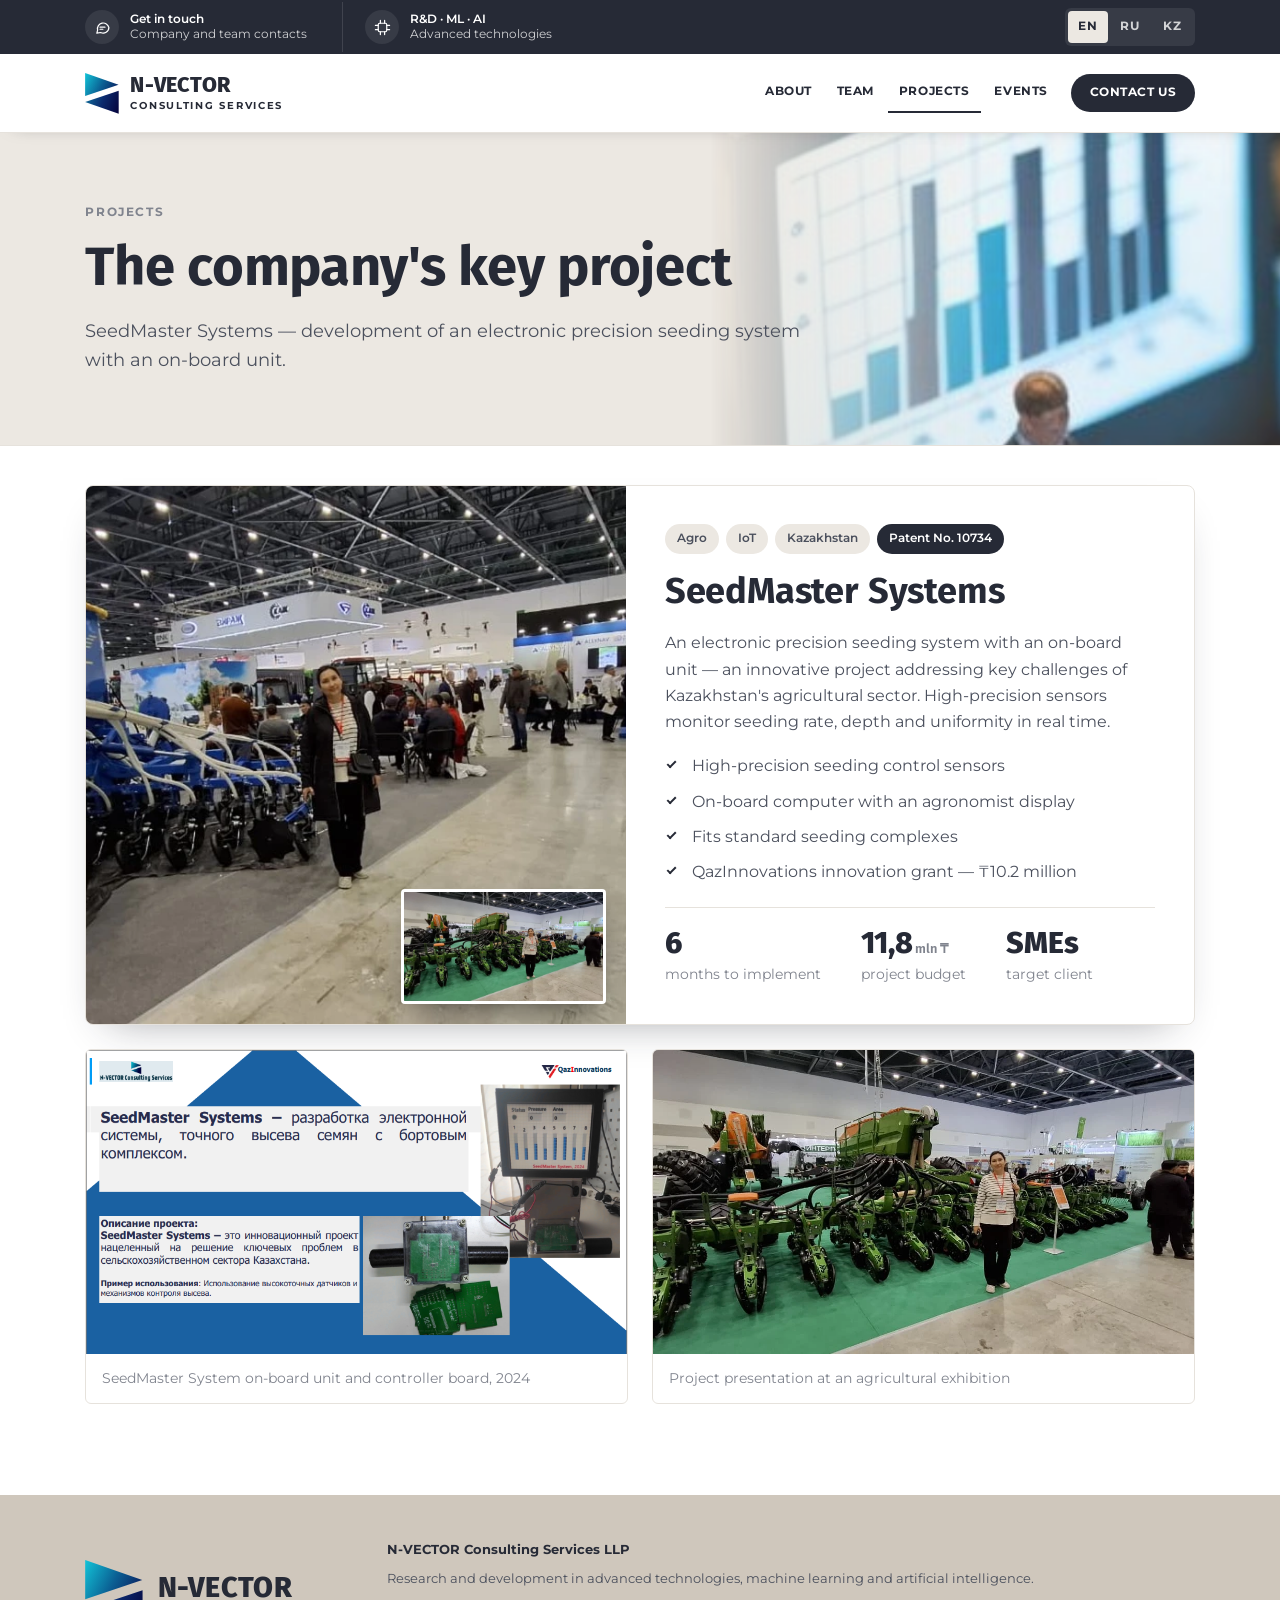
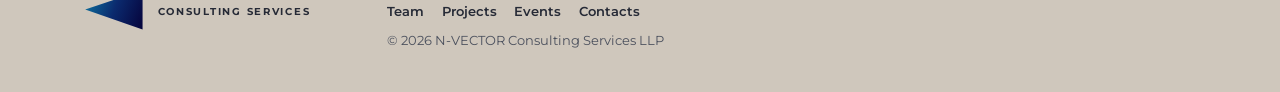
<file: projects.html>
<!doctype html>
<html lang="ru">
<head>
  <meta charset="utf-8">
  <meta name="viewport" content="width=device-width, initial-scale=1, viewport-fit=cover">
  <title>Проекты — N-VECTOR Consulting Services</title>
  <meta name="description" content="SeedMaster Systems — электронная система точного высева семян с бортовым комплексом. Патент №10734, грант QazInnovations.">
  <meta name="theme-color" content="#262a36">
  <link rel="icon" href="img/logo-mark.svg" type="image/svg+xml">
  <link rel="preconnect" href="https://fonts.googleapis.com">
  <link rel="preconnect" href="https://fonts.gstatic.com" crossorigin>
  <link rel="stylesheet" href="https://fonts.googleapis.com/css2?family=Fira+Sans:wght@500;600;700;800&family=Montserrat:wght@400;500;600;700&display=swap">
  <link rel="stylesheet" href="css/style.css?v=202610202134">
</head>
<body data-page="projects">
  <a class="skip-link" href="#main" data-i18n="skip">Перейти к содержанию</a>

  <div class="topbar">
    <div class="wrap topbar-inner">
      <a class="topbar-item" href="contacts.html">
        <span class="topbar-icon" aria-hidden="true"><svg viewBox="0 0 24 24" fill="none" stroke="currentColor" stroke-width="1.7" stroke-linecap="round" stroke-linejoin="round"><path d="M21 12a8 8 0 0 1-11.6 7.1L4 20l1.1-4.4A8 8 0 1 1 21 12Z"/><path d="M8.5 11.5h7M8.5 14.5h4"/></svg></span>
        <span class="topbar-text"><b data-i18n="top.contactTitle">Связаться с нами</b><small data-i18n="top.contactText">Контакты компании и команды</small></span>
      </a>
      <div class="topbar-item topbar-item--focus">
        <span class="topbar-icon" aria-hidden="true"><svg viewBox="0 0 24 24" fill="none" stroke="currentColor" stroke-width="1.7" stroke-linecap="round" stroke-linejoin="round"><rect x="6" y="6" width="12" height="12" rx="2"/><path d="M9 2v4M15 2v4M9 18v4M15 18v4M2 9h4M2 15h4M18 9h4M18 15h4"/></svg></span>
        <span class="topbar-text"><b data-i18n="top.focusTitle">НИОКР · ML · ИИ</b><small data-i18n="top.focusText">Передовые технологии</small></span>
      </div>
      <div class="lang-switch" role="group" aria-label="Язык сайта" data-i18n-attr="aria-label:lang.label">
        <button type="button" data-lang="en" lang="en" aria-pressed="false">EN</button>
        <button type="button" data-lang="ru" lang="ru" aria-pressed="true">RU</button>
        <button type="button" data-lang="kz" lang="kk" aria-pressed="false">KZ</button>
      </div>
    </div>
  </div>

  <header class="site-header">
    <div class="wrap header-inner">
      <a class="brand" href="index.html" aria-label="N-VECTOR Consulting Services — на главную" data-i18n-attr="aria-label:brand.home">
        <img src="img/logo-mark.svg" alt="" width="34" height="41">
        <span class="brand-text"><span class="brand-name">N-VECTOR</span><span class="brand-sub">Consulting Services</span></span>
      </a>
      <nav id="site-nav" class="site-nav" aria-label="Основная навигация" data-i18n-attr="aria-label:nav.label">
        <a href="index.html" data-nav="home" data-i18n="nav.home">О компании</a>
        <a href="team.html" data-nav="team" data-i18n="nav.team">Команда</a>
        <a href="projects.html" data-nav="projects" data-i18n="nav.projects">Проекты</a>
        <a href="events.html" data-nav="events" data-i18n="nav.events">Мероприятия</a>
        <a class="nav-cta" href="contacts.html" data-nav="contacts" data-i18n="nav.cta">Связаться</a>
      </nav>
      <button class="nav-toggle" type="button" aria-expanded="false" aria-controls="site-nav">
        <span class="burger" aria-hidden="true"><span></span><span></span><span></span></span>
        <span class="nav-toggle-label" data-i18n="nav.menu">Меню</span>
      </button>
    </div>
  </header>

  <main id="main">
    <section class="page-head">
      <img class="page-deco scene-piece" src="img/scene/monitor-bars.jpg" alt="" aria-hidden="true">
      <div class="wrap">
        <p class="eyebrow" data-i18n="key.eyebrow">Проекты</p>
        <div class="page-head-row">
          <h1 data-i18n="key.title">Ключевой проект компании</h1>
        </div>
        <p class="lede" data-i18n="projects.lede">SeedMaster Systems — разработка электронной системы точного высева семян с бортовым комплексом.</p>
      </div>
    </section>

    <section class="wrap" style="padding-top:clamp(1.5rem,3vw,2.5rem)" aria-labelledby="sm-title">
      <article class="feature">
        <div class="feature-media">
          <img class="feature-main" src="img/projects/seedmaster-expo-1.webp" alt="Нагима Набиева на агровыставке рядом с посевным комплексом" data-i18n-attr="alt:sm.alt1" width="1280" height="585">
          <img class="feature-thumb" src="img/projects/seedmaster-expo-2.webp" alt="Посевная техника на стенде выставки" data-i18n-attr="alt:sm.alt2" width="1277" height="588" loading="lazy">
        </div>
        <div class="feature-body">
          <div class="tags">
            <span class="tag" data-i18n="sm.tagAgro">Агро</span><span class="tag">IoT</span><span class="tag" data-i18n="sm.tagKz">Казахстан</span><span class="tag tag-accent" data-i18n="sm.tagPatent">Патент №10734</span>
          </div>
          <h2 id="sm-title" style="font-size:clamp(1.6rem,1.3rem + 1.2vw,2.3rem)">SeedMaster Systems</h2>
          <p data-i18n="sm.desc">Электронная система точного высева семян с бортовым комплексом — инновационный проект, нацеленный на решение ключевых проблем агросектора Казахстана. Система использует высокоточные датчики для контроля нормы, глубины и равномерности высева в реальном времени.</p>
          <ul class="checklist">
            <li data-i18n="sm.f1">Высокоточные датчики контроля высева</li>
            <li data-i18n="sm.f2">Бортовой компьютер с дисплеем агронома</li>
            <li data-i18n="sm.f3">Монтаж на стандартные посевные комплексы</li>
            <li data-i18n="sm.f4">Инновационный грант QazInnovations — 10,2 млн ₸</li>
          </ul>
          <div class="stats">
            <div class="stat"><div class="stat-value">6</div><div class="stat-label" data-i18n="stat.months">месяцев реализации</div></div>
            <div class="stat"><div class="stat-value">11,8<small data-i18n="stat.mln">млн ₸</small></div><div class="stat-label" data-i18n="stat.budget">бюджет проекта</div></div>
            <div class="stat"><div class="stat-value" data-i18n="fact.smeValue">МСБ</div><div class="stat-label" data-i18n="stat.client">целевой клиент</div></div>
          </div>
        </div>
      </article>

      <div class="gallery">
        <figure>
          <img src="img/projects/seedmaster-slide.png" alt="Слайд проекта SeedMaster Systems: бортовой дисплей с показателями давления и площади, плата контроллера в корпусе" data-i18n-attr="alt:gallery.alt1" width="894" height="502" loading="lazy">
          <figcaption data-i18n="gallery.cap1">Бортовой комплекс и плата контроллера SeedMaster System, 2024</figcaption>
        </figure>
        <figure>
          <img src="img/projects/seedmaster-expo-2.webp" alt="Нагима Набиева у посевного комплекса на выставке" data-i18n-attr="alt:gallery.alt2" width="1277" height="588" loading="lazy">
          <figcaption data-i18n="gallery.cap2">Презентация проекта на агровыставке</figcaption>
        </figure>
      </div>
    </section>

    <section class="wrap section" data-hide-empty hidden aria-labelledby="more-title">
      <div class="section-head">
        <div>
          <p class="eyebrow" data-i18n="projects.moreEyebrow">Ещё</p>
          <h2 id="more-title" data-i18n="projects.moreTitle">Другие проекты</h2>
        </div>
      </div>
      <div class="list" data-list="projects" aria-live="polite"><p class="loading" data-i18n="loading">Загрузка…</p></div>
    </section>
  </main>

  <footer class="site-footer">
    <div class="wrap footer-inner">
      <a class="footer-brand" href="index.html" aria-label="N-VECTOR Consulting Services — на главную" data-i18n-attr="aria-label:brand.home">
        <img src="img/logo-mark.svg" alt="" width="58" height="70">
        <span class="brand-text"><span class="brand-name">N-VECTOR</span><span class="brand-sub">Consulting Services</span></span>
      </a>
      <div class="footer-info">
        <p class="footer-company" data-i18n="company">ТОО «N-VECTOR Consulting Services»</p>
        <p data-i18n="footer.about">Научно-исследовательские и опытно-конструкторские работы в сфере передовых технологий, машинного обучения и искусственного интеллекта.</p>
        <nav class="footer-nav" aria-label="Основная навигация" data-i18n-attr="aria-label:nav.label">
          <a href="team.html" data-i18n="nav.team">Команда</a>
          <a href="projects.html" data-i18n="nav.projects">Проекты</a>
          <a href="events.html" data-i18n="nav.events">Мероприятия</a>
          <a href="contacts.html" data-i18n="nav.contacts">Контакты</a>
        </nav>
        <p class="footer-copy">© <span data-year></span> <span data-i18n="company">ТОО «N-VECTOR Consulting Services»</span></p>
      </div>
    </div>
  </footer>

  <script src="data/i18n/ru.js?v=202610202134"></script>
  <script src="data/i18n/en.js?v=202610202134"></script>
  <script src="data/i18n/kz.js?v=202610202134"></script>
  <script src="js/i18n.js?v=202610202134"></script>
  <script src="js/shared.js?v=202610202134"></script>
  <script src="data/fallback.js?v=202610202134"></script>
  <script src="js/main.js?v=202610202134"></script>
  <script src="js/motion.js?v=202610202134"></script>
</body>
</html>
</file>
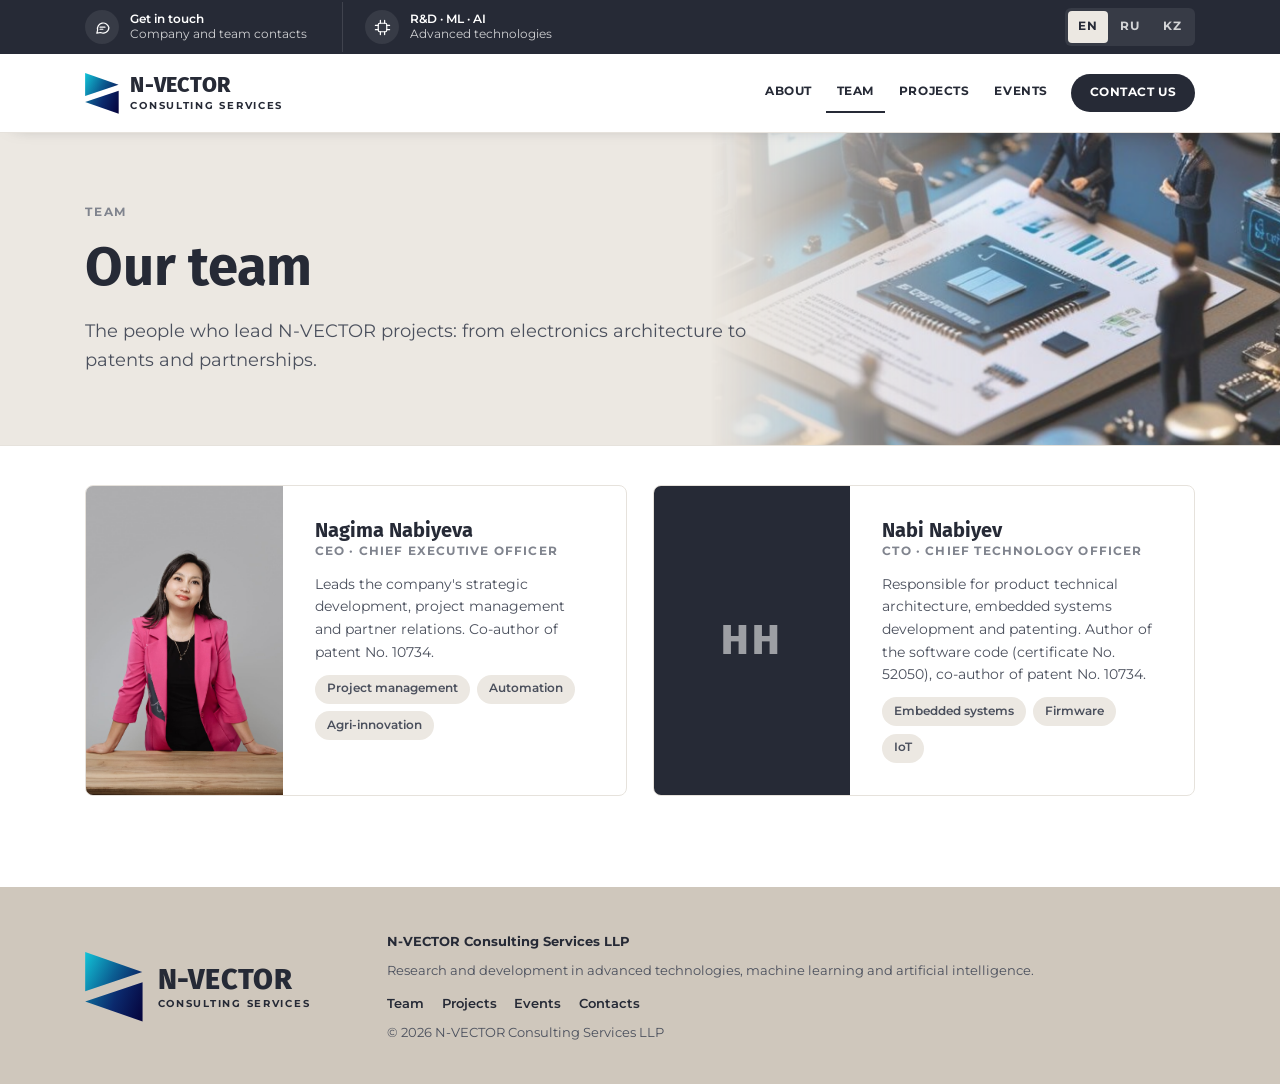
<file: team.html>
<!doctype html>
<html lang="ru">
<head>
  <meta charset="utf-8">
  <meta name="viewport" content="width=device-width, initial-scale=1, viewport-fit=cover">
  <title>Команда — N-VECTOR Consulting Services</title>
  <meta name="description" content="Команда ТОО «N-VECTOR Consulting Services»: руководители, роли и компетенции.">
  <meta name="theme-color" content="#262a36">
  <link rel="icon" href="img/logo-mark.svg" type="image/svg+xml">
  <link rel="preconnect" href="https://fonts.googleapis.com">
  <link rel="preconnect" href="https://fonts.gstatic.com" crossorigin>
  <link rel="stylesheet" href="https://fonts.googleapis.com/css2?family=Fira+Sans:wght@500;600;700;800&family=Montserrat:wght@400;500;600;700&display=swap">
  <link rel="stylesheet" href="css/style.css?v=202610202134">
</head>
<body data-page="team">
  <a class="skip-link" href="#main" data-i18n="skip">Перейти к содержанию</a>

  <div class="topbar">
    <div class="wrap topbar-inner">
      <a class="topbar-item" href="contacts.html">
        <span class="topbar-icon" aria-hidden="true"><svg viewBox="0 0 24 24" fill="none" stroke="currentColor" stroke-width="1.7" stroke-linecap="round" stroke-linejoin="round"><path d="M21 12a8 8 0 0 1-11.6 7.1L4 20l1.1-4.4A8 8 0 1 1 21 12Z"/><path d="M8.5 11.5h7M8.5 14.5h4"/></svg></span>
        <span class="topbar-text"><b data-i18n="top.contactTitle">Связаться с нами</b><small data-i18n="top.contactText">Контакты компании и команды</small></span>
      </a>
      <div class="topbar-item topbar-item--focus">
        <span class="topbar-icon" aria-hidden="true"><svg viewBox="0 0 24 24" fill="none" stroke="currentColor" stroke-width="1.7" stroke-linecap="round" stroke-linejoin="round"><rect x="6" y="6" width="12" height="12" rx="2"/><path d="M9 2v4M15 2v4M9 18v4M15 18v4M2 9h4M2 15h4M18 9h4M18 15h4"/></svg></span>
        <span class="topbar-text"><b data-i18n="top.focusTitle">НИОКР · ML · ИИ</b><small data-i18n="top.focusText">Передовые технологии</small></span>
      </div>
      <div class="lang-switch" role="group" aria-label="Язык сайта" data-i18n-attr="aria-label:lang.label">
        <button type="button" data-lang="en" lang="en" aria-pressed="false">EN</button>
        <button type="button" data-lang="ru" lang="ru" aria-pressed="true">RU</button>
        <button type="button" data-lang="kz" lang="kk" aria-pressed="false">KZ</button>
      </div>
    </div>
  </div>

  <header class="site-header">
    <div class="wrap header-inner">
      <a class="brand" href="index.html" aria-label="N-VECTOR Consulting Services — на главную" data-i18n-attr="aria-label:brand.home">
        <img src="img/logo-mark.svg" alt="" width="34" height="41">
        <span class="brand-text"><span class="brand-name">N-VECTOR</span><span class="brand-sub">Consulting Services</span></span>
      </a>
      <nav id="site-nav" class="site-nav" aria-label="Основная навигация" data-i18n-attr="aria-label:nav.label">
        <a href="index.html" data-nav="home" data-i18n="nav.home">О компании</a>
        <a href="team.html" data-nav="team" data-i18n="nav.team">Команда</a>
        <a href="projects.html" data-nav="projects" data-i18n="nav.projects">Проекты</a>
        <a href="events.html" data-nav="events" data-i18n="nav.events">Мероприятия</a>
        <a class="nav-cta" href="contacts.html" data-nav="contacts" data-i18n="nav.cta">Связаться</a>
      </nav>
      <button class="nav-toggle" type="button" aria-expanded="false" aria-controls="site-nav">
        <span class="burger" aria-hidden="true"><span></span><span></span><span></span></span>
        <span class="nav-toggle-label" data-i18n="nav.menu">Меню</span>
      </button>
    </div>
  </header>

  <main id="main">
    <section class="page-head">
      <img class="page-deco scene-piece" src="img/scene/chip-team.jpg" alt="" aria-hidden="true">
      <div class="wrap">
        <p class="eyebrow" data-i18n="team.eyebrow">Команда</p>
        <div class="page-head-row">
          <h1 data-i18n="team.title">Наша команда</h1>
        </div>
        <p class="lede" data-i18n="team.lede">Люди, которые ведут проекты N-VECTOR: от архитектуры электроники до патентов и работы с партнёрами.</p>
      </div>
    </section>

    <section class="wrap" style="padding-top:clamp(1.5rem,3vw,2.5rem)" aria-label="Участники команды" data-i18n-attr="aria-label:team.listLabel">
      <div class="team-grid" data-list="team" aria-live="polite"><p class="loading" data-i18n="loading">Загрузка…</p></div>
    </section>
  </main>

  <footer class="site-footer">
    <div class="wrap footer-inner">
      <a class="footer-brand" href="index.html" aria-label="N-VECTOR Consulting Services — на главную" data-i18n-attr="aria-label:brand.home">
        <img src="img/logo-mark.svg" alt="" width="58" height="70">
        <span class="brand-text"><span class="brand-name">N-VECTOR</span><span class="brand-sub">Consulting Services</span></span>
      </a>
      <div class="footer-info">
        <p class="footer-company" data-i18n="company">ТОО «N-VECTOR Consulting Services»</p>
        <p data-i18n="footer.about">Научно-исследовательские и опытно-конструкторские работы в сфере передовых технологий, машинного обучения и искусственного интеллекта.</p>
        <nav class="footer-nav" aria-label="Основная навигация" data-i18n-attr="aria-label:nav.label">
          <a href="team.html" data-i18n="nav.team">Команда</a>
          <a href="projects.html" data-i18n="nav.projects">Проекты</a>
          <a href="events.html" data-i18n="nav.events">Мероприятия</a>
          <a href="contacts.html" data-i18n="nav.contacts">Контакты</a>
        </nav>
        <p class="footer-copy">© <span data-year></span> <span data-i18n="company">ТОО «N-VECTOR Consulting Services»</span></p>
      </div>
    </div>
  </footer>

  <script src="data/i18n/ru.js?v=202610202134"></script>
  <script src="data/i18n/en.js?v=202610202134"></script>
  <script src="data/i18n/kz.js?v=202610202134"></script>
  <script src="js/i18n.js?v=202610202134"></script>
  <script src="js/shared.js?v=202610202134"></script>
  <script src="data/fallback.js?v=202610202134"></script>
  <script src="js/main.js?v=202610202134"></script>
  <script src="js/motion.js?v=202610202134"></script>
</body>
</html>
</file>
<file: css/style.css>
/* N-VECTOR — деловой стиль: графитово-синий, белый и бежевый; фото на всю ширину, тёмные карточки, светлые секции */

:root {
  /* Палитра */
  --dark: #262a36;
  --dark-2: #1e222c;
  --sand: #cfc7bc;
  --sand-soft: #ece8e2;
  --bg: #ffffff;
  --bg-2: #f6f4f1;
  --surface: #ffffff;
  --surface-solid: #ffffff;
  --surface-hi: #ffffff;
  --ink: #262a36;
  --ink-2: #4b505d;
  --muted: #80848e;
  --line: #e6e2dc;
  --line-strong: #cfc9c0;
  --on-dark: #ffffff;
  --on-dark-2: rgba(255, 255, 255, 0.78);

  /* Акцент: в образце — тёмный графит; светло-синий из логотипа используется точечно */
  --accent: #262a36;
  --accent-2: #3d4354;
  --accent-ink: #ffffff;
  --accent-soft: #eef0f4;
  --highlight: #1f6f9a;
  --ok: #2f8a5a;
  --warn: #a8700a;
  --danger: #b3261e;

  --glow: 0 0 0 1px rgba(38, 42, 54, 0.18), 0 10px 26px -14px rgba(38, 42, 54, 0.45);
  --glow-strong: 0 12px 28px -12px rgba(38, 42, 54, 0.55);
  --shadow: 0 18px 40px -24px rgba(30, 34, 44, 0.45);
  --shadow-hover: 0 24px 48px -22px rgba(30, 34, 44, 0.55);

  --font-head: "Fira Sans", "Segoe UI", Arial, sans-serif;
  --font-body: "Montserrat", "Segoe UI", Roboto, Arial, sans-serif;
  --font-mono: "Montserrat", "Segoe UI", Arial, sans-serif;

  --text-sm: 0.86rem;
  --text-base: clamp(0.95rem, 0.92rem + 0.15vw, 1rem);
  --text-lg: clamp(1.02rem, 0.98rem + 0.25vw, 1.12rem);
  --text-h2: clamp(1.7rem, 1.35rem + 1.5vw, 2.5rem);
  --text-h1: clamp(2.1rem, 1.5rem + 2.6vw, 3.4rem);

  --wrap: 1180px;
  --gutter: clamp(1rem, 0.6rem + 2vw, 2.5rem);
  --space-section: clamp(3.5rem, 2.5rem + 4vw, 6rem);

  --radius-sm: 4px;
  --radius: 6px;
  --radius-lg: 8px;

  --duration-fast: 160ms;
  --duration: 300ms;
  --ease: cubic-bezier(0.16, 1, 0.3, 1);
  --spring: cubic-bezier(0.34, 1.4, 0.64, 1);

  color-scheme: light;
}

*,
*::before,
*::after { box-sizing: border-box; }

html { -webkit-text-size-adjust: 100%; scroll-behavior: smooth; }

/* Атрибут hidden всегда скрывает элемент, даже если у класса задан display */
[hidden] { display: none !important; }

body {
  margin: 0;
  color: var(--ink);
  background: var(--bg);
  font-family: var(--font-body);
  font-size: var(--text-base);
  line-height: 1.65;
  min-height: 100vh;
  display: flex;
  flex-direction: column;
}

main { flex: 1; }

img { max-width: 100%; display: block; }

a { color: var(--highlight); text-underline-offset: 3px; text-decoration-thickness: 1px; }
a:hover { text-decoration-thickness: 2px; }

:focus-visible {
  outline: 2px solid var(--highlight);
  outline-offset: 3px;
  border-radius: var(--radius-sm);
}

h1, h2, h3 {
  font-family: var(--font-head);
  font-weight: 700;
  line-height: 1.15;
  letter-spacing: -0.005em;
  margin: 0;
  color: var(--ink);
}

.wrap {
  width: 100%;
  max-width: var(--wrap);
  margin-inline: auto;
  padding-inline: var(--gutter);
}

.skip-link {
  position: absolute;
  left: 1rem;
  top: -100px;
  background: var(--dark);
  color: #fff;
  padding: 0.5rem 0.9rem;
  border-radius: var(--radius-sm);
  z-index: 100;
}
.skip-link:focus { top: 1rem; }

/* ---------- Движение по наведению ----------
   Карточки слегка наклоняются за курсором (--rx/--ry ставит js/motion.js) и приподнимаются,
   кнопки и метки «притягиваются» к курсору (--tx/--ty). В деловом стиле амплитуда небольшая. */

.service, .feature, .member, .pillar, .panel, .gallery figure, .list {
  position: relative;
  transform: perspective(1200px) rotateX(var(--rx, 0deg)) rotateY(var(--ry, 0deg)) translate3d(0, var(--lift, 0px), 0);
  transition: transform 600ms var(--ease), box-shadow var(--duration), border-color var(--duration);
}
.service.is-hover, .feature.is-hover, .member.is-hover, .pillar.is-hover, .panel.is-hover,
.gallery figure.is-hover, .list.is-hover {
  --lift: -4px;
  transition: transform 140ms linear, box-shadow var(--duration), border-color var(--duration);
  box-shadow: var(--shadow-hover);
}

.btn, .chip, .tag, .site-nav a, .nav-toggle, .brand, .stat, .float-badge, .lang-switch button, .service-media {
  transform: translate3d(var(--tx, 0px), var(--ty, 0px), 0);
  transition: transform 450ms var(--spring), background var(--duration-fast), color var(--duration-fast),
    border-color var(--duration-fast), box-shadow var(--duration-fast);
}

/* ---------- Верхняя тёмная полоса ---------- */

.topbar { background: var(--dark); color: var(--on-dark); font-size: 0.78rem; }
.topbar-inner { display: flex; align-items: center; gap: 0.75rem; min-height: 54px; }
.topbar-item {
  display: inline-flex;
  align-items: center;
  gap: 0.7rem;
  padding: 0.5rem 1.4rem 0.5rem 0;
  color: inherit;
  text-decoration: none;
  line-height: 1.3;
}
.topbar-item + .topbar-item { padding-left: 1.4rem; border-left: 1px solid rgba(255, 255, 255, 0.12); }
.topbar-icon {
  width: 34px;
  height: 34px;
  border-radius: 50%;
  display: grid;
  place-items: center;
  background: rgba(255, 255, 255, 0.08);
  flex: none;
  transition: background var(--duration-fast), transform var(--duration) var(--spring);
}
.topbar-icon svg { width: 17px; height: 17px; }
a.topbar-item:hover .topbar-icon { background: rgba(255, 255, 255, 0.18); transform: scale(1.08); }
.topbar-text { display: grid; }
.topbar-text b { font-weight: 600; }
.topbar-text small { font-size: 0.74rem; color: var(--on-dark-2); }

.lang-switch {
  display: inline-flex;
  flex: none;
  margin-left: auto;
  padding: 3px;
  gap: 2px;
  border-radius: var(--radius);
  background: rgba(255, 255, 255, 0.08);
}
.lang-switch button {
  font: inherit;
  font-size: 0.74rem;
  font-weight: 700;
  letter-spacing: 0.06em;
  min-width: 2.5rem;
  padding: 0.42rem 0.6rem;
  border: none;
  border-radius: var(--radius-sm);
  background: transparent;
  color: var(--on-dark-2);
  cursor: pointer;
}
.lang-switch button:hover { color: #fff; background: rgba(255, 255, 255, 0.12); }
.lang-switch button[aria-pressed="true"] { background: var(--sand-soft); color: var(--dark); }

/* ---------- Белая шапка ---------- */

.site-header {
  position: sticky;
  top: 0;
  z-index: 20;
  background: #fff;
  border-bottom: 1px solid var(--line);
  box-shadow: 0 6px 18px -16px rgba(30, 34, 44, 0.6);
}
.header-inner { display: flex; align-items: center; justify-content: space-between; gap: 1rem; min-height: 78px; }

.brand { display: inline-flex; align-items: center; gap: 0.7rem; color: var(--ink); text-decoration: none; }
.brand img { width: 34px; height: 41px; transition: transform 600ms var(--spring); }
.brand:hover img { transform: rotate(-6deg) scale(1.06); }
.brand-text { display: flex; flex-direction: column; line-height: 1; }
.brand-name { font-family: var(--font-head); font-weight: 800; font-size: 1.35rem; letter-spacing: 0.01em; color: var(--dark); }
.brand-sub { font-size: 0.6rem; font-weight: 700; letter-spacing: 0.18em; text-transform: uppercase; color: var(--dark); margin-top: 0.3rem; }

.site-nav { display: flex; align-items: center; gap: 0.15rem; margin-left: auto; }
.site-nav a {
  color: var(--ink);
  text-decoration: none;
  font-size: 0.74rem;
  font-weight: 700;
  letter-spacing: 0.05em;
  text-transform: uppercase;
  padding: 0.55rem 0.7rem;
  border-bottom: 2px solid transparent;
}
.site-nav a:hover { color: var(--highlight); }
.site-nav a[aria-current="page"]:not(.nav-cta) { border-bottom-color: var(--dark); }
.site-nav .nav-cta {
  margin-left: 0.6rem;
  padding: 0.55rem 1.15rem;
  border-radius: 999px;
  background: var(--dark);
  color: #fff;
  border: none;
}
.site-nav .nav-cta:hover { background: var(--accent-2); color: #fff; box-shadow: var(--glow-strong); }
.site-nav .nav-cta[aria-current="page"] { box-shadow: 0 0 0 3px var(--sand-soft); }

.nav-toggle {
  display: none;
  align-items: center;
  gap: 0.55rem;
  flex: none;
  font: inherit;
  font-size: var(--text-sm);
  font-weight: 700;
  background: var(--dark);
  color: #fff;
  border: none;
  padding: 0.6rem 1rem;
  border-radius: 999px;
  cursor: pointer;
}
.burger { position: relative; width: 18px; height: 12px; display: inline-block; }
.burger span {
  position: absolute;
  left: 0;
  width: 100%;
  height: 2px;
  border-radius: 2px;
  background: currentColor;
  transition: transform var(--duration) var(--ease), opacity var(--duration-fast), top var(--duration) var(--ease);
}
.burger span:nth-child(1) { top: 0; }
.burger span:nth-child(2) { top: 5px; }
.burger span:nth-child(3) { top: 10px; }
.nav-toggle[aria-expanded="true"] .burger span:nth-child(1) { top: 5px; transform: rotate(45deg); }
.nav-toggle[aria-expanded="true"] .burger span:nth-child(2) { opacity: 0; }
.nav-toggle[aria-expanded="true"] .burger span:nth-child(3) { top: 5px; transform: rotate(-45deg); }

/* ---------- Общие блоки ---------- */

.eyebrow {
  font-size: 0.74rem;
  font-weight: 700;
  letter-spacing: 0.14em;
  text-transform: uppercase;
  color: var(--muted);
  margin: 0 0 0.8rem;
}

.lede { font-size: var(--text-lg); color: var(--ink-2); max-width: 60ch; margin: 1.1rem 0 0; }

.section { padding-block: var(--space-section); }
.section-alt { background: var(--bg-2); }

.section-head {
  display: flex;
  justify-content: space-between;
  align-items: end;
  gap: 1rem;
  flex-wrap: wrap;
  margin-bottom: clamp(1.75rem, 3vw, 2.75rem);
}
.section-head h2 { font-size: var(--text-h2); }
.section-head--center { flex-direction: column; align-items: center; text-align: center; gap: 0.2rem; }
.section-head--center h2 { text-transform: uppercase; letter-spacing: 0.02em; }
.section-sub { margin: 0; color: var(--muted); font-size: var(--text-lg); }

.tag {
  display: inline-block;
  font-size: 0.74rem;
  font-weight: 600;
  padding: 0.3rem 0.75rem;
  border-radius: 999px;
  background: var(--sand-soft);
  color: var(--ink-2);
}
.tag:hover { --ty: -2px; }
.tag-accent { background: var(--dark); color: #fff; }
.tag-sample { background: #fbf0d9; color: var(--warn); }
.tags { display: flex; flex-wrap: wrap; gap: 0.45rem; }

/* ---------- Кнопки ---------- */

.btn {
  display: inline-flex;
  align-items: center;
  justify-content: center;
  gap: 0.5rem;
  font: inherit;
  font-size: 0.78rem;
  font-weight: 700;
  letter-spacing: 0.08em;
  text-transform: uppercase;
  padding: 0.85rem 1.4rem;
  border-radius: var(--radius-sm);
  border: 1px solid var(--dark);
  background: var(--dark);
  color: #fff;
  text-decoration: none;
  cursor: pointer;
}
.btn:hover { background: var(--accent-2); border-color: var(--accent-2); text-decoration: none; box-shadow: var(--glow-strong); }
.btn:active { --ty: 1px; }
.btn[disabled] { opacity: 0.6; cursor: progress; }

.btn-ghost { background: transparent; color: var(--dark); border-color: var(--dark); }
.btn-ghost:hover { background: var(--dark); color: #fff; }

.btn-light { background: #fff; color: var(--dark); border-color: #fff; border-radius: 999px; padding-inline: 1.8rem; }
.btn-light:hover { background: var(--sand-soft); border-color: var(--sand-soft); color: var(--dark); }

.btn-add .plus { font-size: 1.15em; line-height: 1; }

/* ---------- Главная: первый экран ---------- */

.hero {
  position: relative;
  overflow: hidden;
  padding-block: clamp(3rem, 2rem + 5vw, 6rem) clamp(8rem, 6rem + 6vw, 11rem);
  background: var(--sand-soft);
}
.hero-bg {
  position: absolute;
  inset: 0;
  width: 100%;
  height: 100%;
  object-fit: cover;
  object-position: 70% 40%;
  --depth: -10px;
}
.hero::after {
  /* светлая подложка под текстом, как в образце */
  content: "";
  position: absolute;
  inset: 0;
  background: linear-gradient(90deg, rgba(247, 245, 242, 0.98) 0%, rgba(247, 245, 242, 0.94) 45%, rgba(247, 245, 242, 0.45) 72%, rgba(247, 245, 242, 0.08) 100%);
}
.hero-inner { position: relative; z-index: 1; }
.hero h1 { font-size: var(--text-h1); max-width: 22ch; }
.hero h1 em { font-style: normal; color: var(--highlight); }
.hero .lede { max-width: 52ch; }
.hero-actions { display: flex; gap: 0.75rem; flex-wrap: wrap; margin-top: 1.8rem; }

/* Три тёмные карточки, заходящие на первый экран */
.pillars {
  position: relative;
  z-index: 2;
  margin-top: clamp(-7.5rem, -5rem - 3vw, -5rem);
  display: grid;
  grid-template-columns: repeat(3, minmax(0, 1fr));
  gap: clamp(1rem, 2vw, 1.75rem);
}
.pillar {
  background: var(--dark);
  color: var(--on-dark-2);
  border-radius: var(--radius);
  padding: 3rem 1.75rem 2rem;
  text-align: center;
  box-shadow: var(--shadow);
}
.pillar-icon {
  position: absolute;
  top: -30px;
  left: 50%;
  margin-left: -30px;
  width: 60px;
  height: 60px;
  border-radius: 50%;
  display: grid;
  place-items: center;
  background: var(--dark);
  color: #fff;
  border: 3px solid #fff;
  box-shadow: 0 0 0 1px var(--dark);
  transition: transform 500ms var(--spring);
}
.pillar-icon svg { width: 26px; height: 26px; }
.pillar.is-hover .pillar-icon { transform: translateY(-4px) rotate(-6deg); }
.pillar-title { color: #fff; font-size: 1.35rem; letter-spacing: 0.04em; text-transform: uppercase; margin-bottom: 0.6rem; }
.pillar p { margin: 0; font-size: var(--text-sm); }

/* ---------- Услуги ---------- */

.services { display: grid; grid-template-columns: repeat(3, minmax(0, 1fr)); gap: clamp(1.25rem, 3vw, 2.5rem); }
.service {
  display: grid;
  grid-template-columns: 64px minmax(0, 1fr);
  gap: 1rem;
  align-items: start;
  padding: 1rem;
  border-radius: var(--radius);
  border: 1px solid transparent;
}
.service.is-hover { border-color: var(--line); background: #fff; }
.service-media {
  width: 64px;
  height: 64px;
  border-radius: var(--radius);
  overflow: hidden;
  border: 1px solid var(--line-strong);
  background: var(--sand-soft);
}
.service-media img { width: 100%; height: 100%; object-fit: cover; transition: transform 700ms var(--ease); }
.service.is-hover .service-media img { transform: scale(1.12); }
.service h3 { font-size: 1.08rem; font-weight: 700; margin-bottom: 0.4rem; }
.service p { margin: 0; color: var(--ink-2); font-size: var(--text-sm); }
.service-link {
  display: inline-block;
  margin-top: 0.6rem;
  font-size: 0.8rem;
  font-weight: 600;
  color: var(--muted);
  text-decoration: none;
  transition: color var(--duration-fast), transform var(--duration) var(--spring);
}
.service-link:hover { color: var(--highlight); transform: translateX(4px); }

/* ---------- Ключевой проект ---------- */

.feature {
  display: grid;
  grid-template-columns: minmax(0, 1fr) minmax(0, 1.05fr);
  background: #fff;
  border: 1px solid var(--line);
  border-radius: var(--radius-lg);
  overflow: hidden;
  box-shadow: var(--shadow);
}
.feature-media { position: relative; min-height: 340px; background: var(--sand-soft); overflow: hidden; }
.feature-main {
  position: absolute;
  inset: 0;
  width: 100%;
  height: 100%;
  object-fit: cover;
  transition: transform 900ms var(--ease);
}
.feature.is-hover .feature-main { transform: scale(1.04); }
.feature-thumb {
  position: absolute;
  z-index: 1;
  right: 1.25rem;
  bottom: 1.25rem;
  width: 38%;
  max-width: 220px;
  height: auto;
  aspect-ratio: 16 / 9;
  object-fit: cover;
  border: 3px solid #fff;
  border-radius: var(--radius-sm);
  box-shadow: 0 12px 26px -10px rgba(0, 0, 0, 0.5);
  transition: transform 600ms var(--spring);
}
.feature.is-hover .feature-thumb { transform: translate(-6px, -6px); }
.feature-body { padding: clamp(1.5rem, 3vw, 3rem); display: flex; flex-direction: column; gap: 1.1rem; }
.feature-body h3 { font-size: clamp(1.6rem, 1.3rem + 1.2vw, 2.2rem); }
.feature-body p { margin: 0; color: var(--ink-2); }

.checklist { list-style: none; margin: 0; padding: 0; display: grid; gap: 0.55rem; }
.checklist li { position: relative; padding-left: 1.7rem; color: var(--ink-2); transition: transform var(--duration) var(--ease); }
.checklist li:hover { transform: translateX(5px); color: var(--ink); }
.checklist li::before {
  content: "";
  position: absolute;
  left: 0.15rem;
  top: 0.5em;
  width: 0.55rem;
  height: 0.3rem;
  border-left: 2px solid var(--dark);
  border-bottom: 2px solid var(--dark);
  transform: rotate(-45deg);
}

.stats { display: flex; flex-wrap: wrap; gap: 1.25rem 2.5rem; padding-top: 1.25rem; margin-top: 0.25rem; border-top: 1px solid var(--line); }
.stat:hover { --ty: -3px; }
.stat-value { font-family: var(--font-head); font-weight: 800; font-size: 1.9rem; color: var(--dark); line-height: 1; }
.stat-value small { font-size: 0.8rem; font-weight: 600; color: var(--muted); margin-left: 0.15rem; }
.stat-label { font-size: var(--text-sm); color: var(--muted); margin-top: 0.3rem; }

.gallery {
  display: grid;
  grid-template-columns: repeat(auto-fit, minmax(260px, 1fr));
  gap: clamp(1rem, 2vw, 1.5rem);
  margin-top: clamp(1rem, 2vw, 1.5rem);
}
.gallery figure { margin: 0; background: #fff; border: 1px solid var(--line); border-radius: var(--radius); overflow: hidden; }
.gallery img { width: 100%; height: auto; aspect-ratio: 16 / 9; object-fit: cover; transition: transform 900ms var(--ease); }
.gallery figure.is-hover img { transform: scale(1.05); }
.gallery figcaption { padding: 0.8rem 1rem; font-size: var(--text-sm); color: var(--muted); }

/* ---------- Команда ---------- */

.team-grid { display: grid; grid-template-columns: repeat(auto-fit, minmax(min(100%, 480px), 1fr)); gap: clamp(1rem, 2vw, 1.75rem); }
.member {
  display: grid;
  grid-template-columns: minmax(150px, 0.8fr) minmax(0, 1.4fr);
  background: #fff;
  border: 1px solid var(--line);
  border-radius: var(--radius-lg);
  overflow: hidden;
  animation: rise 500ms var(--ease) both;
}
.member-photo { position: relative; min-height: 240px; background: var(--sand-soft); overflow: hidden; }
.member-photo img {
  position: absolute;
  inset: 0;
  width: 100%;
  height: 100%;
  object-fit: cover;
  object-position: center 20%;
  transition: transform 900ms var(--ease);
}
.member.is-hover .member-photo img { transform: scale(1.05); }
.member-initials {
  position: absolute;
  inset: 0;
  display: grid;
  place-items: center;
  background: var(--dark);
  color: rgba(255, 255, 255, 0.55);
  font-family: var(--font-head);
  font-weight: 800;
  font-size: 2.6rem;
  letter-spacing: 0.08em;
}
.member-body { padding: clamp(1.25rem, 2.5vw, 2rem); display: flex; flex-direction: column; gap: 0.7rem; }
.member-name { font-family: var(--font-head); font-weight: 700; font-size: 1.25rem; line-height: 1.2; }
.member-role { font-size: 0.74rem; font-weight: 700; letter-spacing: 0.1em; text-transform: uppercase; color: var(--muted); }
.member-bio { margin: 0; color: var(--ink-2); font-size: var(--text-sm); }
.member-email { font-size: var(--text-sm); }

/* ---------- Внутренние страницы: шапка раздела ---------- */

.page-head {
  position: relative;
  overflow: hidden;
  padding-block: clamp(2.75rem, 2rem + 3vw, 4.75rem);
  background: var(--sand-soft);
  border-bottom: 1px solid var(--line);
}
.page-head > .wrap { position: relative; z-index: 1; }
.page-head h1 { font-size: var(--text-h1); }
.page-head-row { display: flex; justify-content: space-between; align-items: end; gap: 1.25rem; flex-wrap: wrap; }
.page-deco {
  position: absolute;
  z-index: 0;
  top: 0;
  right: 0;
  height: 100%;
  width: min(48%, 560px);
  object-fit: cover;
  -webkit-mask-image: linear-gradient(90deg, transparent, #000 55%);
  mask-image: linear-gradient(90deg, transparent, #000 55%);
  opacity: 0.85;
  --depth: -10px;
}

/* ---------- Списки записей ---------- */

.list { background: #fff; border: 1px solid var(--line); border-radius: var(--radius-lg); padding-inline: clamp(1rem, 2.5vw, 2rem); }
.row {
  display: grid;
  grid-template-columns: minmax(8rem, 0.7fr) minmax(0, 1.3fr) minmax(0, 2fr) auto;
  gap: 1.5rem;
  padding: 1.5rem 0;
  border-bottom: 1px solid var(--line);
  align-items: start;
  transition: transform var(--duration) var(--ease);
  animation: rise 500ms var(--ease) both;
}
.row:last-child { border-bottom: none; }
.row:hover { transform: translateX(6px); }
.row:hover .row-title { color: var(--highlight); }
.row-meta { font-size: var(--text-sm); color: var(--muted); }
.row-meta > * + * { margin-top: 0.5rem; }
.row-title { font-family: var(--font-head); font-size: 1.15rem; font-weight: 700; line-height: 1.25; transition: color var(--duration-fast); }
.row-sub { color: var(--muted); font-size: var(--text-sm); margin-top: 0.25rem; }
.row-body { color: var(--ink-2); margin: 0; font-size: var(--text-sm); }
.row-link { white-space: nowrap; font-size: var(--text-sm); font-weight: 600; display: inline-block; transition: transform var(--duration) var(--spring); }
.row-link:hover { transform: translateX(4px); }

@keyframes rise { from { opacity: 0; transform: translateY(10px); } to { opacity: 1; transform: none; } }

.list-empty, .loading { padding: 2rem 0; color: var(--muted); font-size: var(--text-sm); margin: 0; }

.filters { display: flex; flex-wrap: wrap; gap: 0.5rem; margin-bottom: 1.5rem; }
.chip {
  font: inherit;
  font-size: 0.8rem;
  font-weight: 600;
  padding: 0.5rem 1rem;
  border: 1px solid var(--line-strong);
  background: #fff;
  color: var(--ink-2);
  border-radius: 999px;
  cursor: pointer;
}
.chip:hover { border-color: var(--dark); color: var(--dark); }
.chip[aria-pressed="true"] { background: var(--dark); border-color: var(--dark); color: #fff; }

/* ---------- Тёмный блок связи ---------- */

.dark-band { position: relative; overflow: hidden; background: var(--dark); color: var(--on-dark-2); padding-block: var(--space-section); }
.dark-band-bg {
  position: absolute;
  inset: 0;
  width: 100%;
  height: 100%;
  object-fit: cover;
  opacity: 0.16;
  filter: grayscale(1);
  pointer-events: none;
}
.dark-band-inner { position: relative; z-index: 1; }
.dark-band-col { max-width: 640px; }
.dark-band h2 { color: #fff; font-size: var(--text-h2); margin-bottom: 0.9rem; }
.dark-band p { margin: 0 0 1.5rem; font-size: var(--text-lg); }

/* ---------- Контакты ---------- */

.contact-grid { display: grid; grid-template-columns: minmax(0, 1fr) minmax(0, 1.3fr); gap: clamp(1.25rem, 3vw, 2rem); }
.panel { background: #fff; border: 1px solid var(--line); border-radius: var(--radius-lg); padding: clamp(1.25rem, 3vw, 2.25rem); }
.panel h2 { font-size: 1.4rem; margin-bottom: 1.1rem; }

.kv { margin: 0; display: grid; grid-template-columns: 7.5rem minmax(0, 1fr); }
.kv dt, .kv dd { padding: 0.85rem 0; border-bottom: 1px solid var(--line); margin: 0; }
.kv dt { font-size: 0.78rem; font-weight: 600; color: var(--muted); padding-top: 0.95rem; }
.kv dt:last-of-type, .kv dd:last-of-type { border-bottom: none; }
.todo { color: var(--muted); font-style: italic; }

.people { list-style: none; margin: 0; padding: 0; }
.people li { display: grid; grid-template-columns: minmax(0, 1fr) minmax(0, 1fr); gap: 1rem; padding: 0.95rem 0; border-bottom: 1px solid var(--line); transition: transform var(--duration) var(--ease); }
.people li:hover { transform: translateX(5px); }
.people li:last-child { border-bottom: none; }
.people .row-title { font-size: 1.05rem; }
.people .row-sub { margin: 0; }

/* ---------- Диалоги и формы (используются в админ-панели) ---------- */

dialog.add-dialog {
  width: min(560px, calc(100vw - 2rem));
  max-height: calc(100vh - 2rem);
  padding: 0;
  border: 1px solid var(--line);
  border-radius: var(--radius-lg);
  background: #fff;
  color: var(--ink);
  box-shadow: 0 30px 80px -20px rgba(30, 34, 44, 0.55);
}
dialog.add-dialog::backdrop { background: rgba(30, 34, 44, 0.55); }
dialog[open] { animation: rise var(--duration) var(--ease); }

.dialog-head { display: flex; justify-content: space-between; align-items: center; gap: 1rem; padding: 1.1rem 1.5rem; background: var(--dark); color: #fff; }
.dialog-head h2 { font-size: 1.15rem; color: #fff; }
.dialog-close {
  background: none;
  border: none;
  color: rgba(255, 255, 255, 0.75);
  font-size: 1.5rem;
  line-height: 1;
  width: 2.3rem;
  height: 2.3rem;
  cursor: pointer;
  border-radius: 50%;
  transition: transform 450ms var(--spring), background var(--duration-fast), color var(--duration-fast);
}
.dialog-close:hover { background: rgba(255, 255, 255, 0.12); color: #fff; transform: rotate(90deg); }

.add-form, .add-form .fields { display: grid; gap: 1rem; }
.add-form { padding: 1.5rem; }
.field { display: grid; gap: 0.35rem; }
.field label { font-size: 0.8rem; font-weight: 700; }
.field .req { color: var(--danger); }
.field input,
.field textarea,
.field select {
  font: inherit;
  color: var(--ink);
  background: #fff;
  border: none;
  border-bottom: 1px solid var(--line-strong);
  border-radius: 0;
  padding: 0.6rem 0.1rem;
  width: 100%;
  transition: border-color var(--duration-fast), box-shadow var(--duration-fast);
}
.field textarea { min-height: 6rem; resize: vertical; }
.field input:hover, .field textarea:hover, .field select:hover { border-color: var(--dark); }
.field input:focus, .field textarea:focus, .field select:focus { outline: none; border-color: var(--dark); box-shadow: 0 1px 0 0 var(--dark); }
.field-hint { font-size: 0.75rem; color: var(--muted); }

.form-note { font-size: 0.78rem; color: var(--muted); margin: 0; }
.form-status { margin: 0; font-size: var(--text-sm); min-height: 1.2em; }
.form-status.is-error { color: var(--danger); }
.form-status.is-ok { color: var(--ok); }
.form-actions { display: flex; justify-content: flex-end; gap: 0.6rem; flex-wrap: wrap; }

/* ---------- Подвал (бежевый, как в образце) ---------- */

.site-footer { background: var(--sand); color: var(--ink-2); padding-block: 2.75rem 2.5rem; margin-top: var(--space-section); }
main:has(> .dark-band:last-child) + .site-footer { margin-top: 0; }
.footer-inner { display: grid; grid-template-columns: auto minmax(0, 1fr); gap: clamp(1.5rem, 6vw, 5rem); align-items: center; }
.footer-brand { display: inline-flex; align-items: center; gap: 0.9rem; color: var(--dark); text-decoration: none; }
.footer-brand img { width: 58px; height: 70px; }
.footer-brand .brand-name { font-size: 1.8rem; }
.footer-info { display: grid; gap: 0.45rem; font-size: 0.82rem; }
.footer-info p { margin: 0; }
.footer-company { font-weight: 700; color: var(--dark); }
.footer-nav { display: flex; flex-wrap: wrap; gap: 0.35rem 1.1rem; margin-top: 0.3rem; }
.footer-nav a { color: var(--dark); font-weight: 600; text-decoration: none; transition: color var(--duration-fast); }
.footer-nav a:hover { color: var(--highlight); text-decoration: underline; }
.footer-copy { color: var(--ink-2); }

/* Плашка предпросмотра правок из демо-режима админки (?preview=1) */
.preview-banner {
  position: relative;
  z-index: 25;
  padding: 0.55rem var(--gutter);
  text-align: center;
  font-size: 0.76rem;
  font-weight: 600;
  color: #3a2a05;
  background: #f0cf86;
}

.scene-piece {
  --depth: 12px;
  transform: translate3d(calc(var(--px, 0) * var(--depth)), calc(var(--py, 0) * var(--depth)), 0) scale(1.04);
  transition: transform 900ms var(--ease);
}

/* ---------- Планшеты и телефоны ---------- */

@media (max-width: 1120px) {
  .nav-toggle { display: inline-flex; }
  .site-nav {
    position: absolute;
    left: 0;
    right: 0;
    top: 100%;
    height: calc(100dvh - 78px);
    margin: 0;
    flex-direction: column;
    align-items: stretch;
    gap: 0.35rem;
    background: #fff;
    border-top: 1px solid var(--line);
    padding: 1.25rem var(--gutter) calc(1.5rem + env(safe-area-inset-bottom, 0px));
    overflow-y: auto;
    display: none;
  }
  .site-nav.is-open { display: flex; animation: rise var(--duration) var(--ease); }
  .site-nav a { font-size: 1rem; padding: 0.95rem 1rem; border: 1px solid var(--line); border-radius: var(--radius); }
  .site-nav a[aria-current="page"]:not(.nav-cta) { border-color: var(--dark); border-bottom-width: 1px; background: var(--sand-soft); }
  .site-nav .nav-cta { margin: 0.5rem 0 0; text-align: center; border-radius: var(--radius); }
  .nav-open, .nav-open body { overflow: hidden; }

  .services { grid-template-columns: 1fr; max-width: 640px; }
  .pillars { grid-template-columns: 1fr; gap: 2.5rem; margin-top: -4rem; }
}

@media (max-width: 860px) {
  .feature, .contact-grid { grid-template-columns: 1fr; }
  .feature-media { min-height: 240px; }
  .row { grid-template-columns: minmax(0, 1fr); gap: 0.5rem; }
  .page-deco { width: 70%; opacity: 0.35; }
  .hero::after { background: linear-gradient(180deg, rgba(247, 245, 242, 0.93), rgba(247, 245, 242, 0.85)); }
}

@media (max-width: 760px) {
  :root { --space-section: 3rem; }
  .topbar-item--focus { display: none; }
  .topbar-item { padding-right: 0; }
  .topbar-text small { display: none; }
  .header-inner { min-height: 66px; }
  .site-nav { height: calc(100dvh - 66px); }
  .brand img { width: 28px; height: 34px; }
  .brand-name { font-size: 1.15rem; }

  .hero { padding-bottom: 6.5rem; }
  .hero-actions { flex-direction: column; align-items: stretch; }
  .section-head .btn { width: 100%; }
  .stats { display: grid; grid-template-columns: repeat(3, minmax(0, 1fr)); gap: 0.75rem; }
  .stat-value { font-size: 1.5rem; }

  .filters { flex-wrap: nowrap; overflow-x: auto; margin-inline: calc(var(--gutter) * -1); padding: 0 var(--gutter) 0.4rem; scrollbar-width: none; }
  .filters::-webkit-scrollbar { display: none; }
  .chip { flex: none; padding: 0.6rem 1rem; }

  .member { grid-template-columns: 1fr; }
  .member-photo { min-height: 300px; }
  .people li { grid-template-columns: 1fr; gap: 0.25rem; }

  .footer-inner { grid-template-columns: 1fr; }

  dialog.add-dialog {
    width: 100%;
    max-width: none;
    max-height: 92dvh;
    margin: auto 0 0;
    border-radius: var(--radius-lg) var(--radius-lg) 0 0;
    padding-bottom: env(safe-area-inset-bottom, 0px);
  }
  .form-actions { flex-direction: column-reverse; }
  .form-actions .btn { width: 100%; }
  .field input, .field textarea, .field select { font-size: 16px; } /* 16px — iOS не увеличивает страницу при вводе */
}

@media (max-width: 420px) {
  .nav-toggle-label { position: absolute; width: 1px; height: 1px; overflow: hidden; clip: rect(0 0 0 0); white-space: nowrap; }
  .nav-toggle { padding: 0.65rem 0.8rem; }
  .brand-sub { letter-spacing: 0.1em; }
}

/* ---------- Без анимаций для тех, кто их отключил ---------- */

@media (prefers-reduced-motion: reduce) {
  html { scroll-behavior: auto; }
  *, *::before, *::after { animation: none !important; transition-duration: 1ms !important; }
  .service, .feature, .member, .pillar, .panel, .gallery figure, .list,
  .btn, .chip, .tag, .site-nav a, .nav-toggle, .brand, .stat, .lang-switch button, .service-media, .scene-piece { transform: none !important; }
}
</file>
<file: css/admin.css>
/* Админ-панель N-VECTOR: светлая деловая тема, токены и компоненты из css/style.css */

.sr-only {
  position: absolute;
  width: 1px;
  height: 1px;
  overflow: hidden;
  clip: rect(0 0 0 0);
  white-space: nowrap;
}

code {
  font-family: var(--font-mono);
  font-size: 0.85em;
  padding: 0.1rem 0.35rem;
  border-radius: 6px;
  background: var(--sand-soft);
  color: var(--accent);
}

.btn-sm { padding: 0.55rem 0.95rem; font-size: 0.82rem; }
.btn-danger { background: transparent; color: var(--danger); border-color: rgba(255, 123, 114, 0.45); }
.btn-danger:hover { background: rgba(255, 123, 114, 0.12); border-color: var(--danger); color: #fff; box-shadow: 0 0 22px -6px rgba(255, 123, 114, 0.7); }
.btn[data-armed="true"] { background: var(--danger); border-color: var(--danger); color: #fff; }
.btn[disabled] { opacity: 0.55; pointer-events: none; }

/* ---------- Шапка ---------- */

.admin-header-actions { display: flex; align-items: center; gap: 0.5rem; margin-left: auto; flex-wrap: wrap; justify-content: flex-end; }
.admin-header-actions[hidden] { display: none; }
.mode-badge {
  font-family: var(--font-mono);
  font-size: 0.7rem;
  letter-spacing: 0.08em;
  text-transform: uppercase;
  padding: 0.35rem 0.7rem;
  border-radius: 999px;
  border: 1px solid rgba(47, 138, 90, 0.45);
  color: var(--ok);
}
.mode-badge[data-mode="demo"] { border-color: rgba(168, 112, 10, 0.45); color: var(--warn); }

/* ---------- Вход ---------- */

/* Экран входа — как первый экран сайта: фото на всю ширину со светлой подложкой */
.admin-login-band { position: relative; overflow: hidden; background: var(--sand-soft); }
.admin-login-bg { position: absolute; inset: 0; width: 100%; height: 100%; object-fit: cover; }
.admin-login-band::after {
  content: "";
  position: absolute;
  inset: 0;
  background: linear-gradient(90deg, rgba(247, 245, 242, 0.96) 0%, rgba(247, 245, 242, 0.82) 55%, rgba(247, 245, 242, 0.55) 100%);
}
.admin-login { position: relative; z-index: 1; padding-block: clamp(2.5rem, 6vw, 5rem); display: grid; place-items: center; }
.admin-login-card { width: min(100%, 560px); display: grid; gap: 0.5rem; }
.admin-login-card h1 { font-size: clamp(1.8rem, 1.4rem + 1.6vw, 2.6rem); }
.admin-login-form { padding: 1rem 0 0; }

.admin-notice {
  position: relative;
  z-index: 3;
  margin-top: 1rem;
  padding: 1rem 1.15rem;
  border-radius: var(--radius);
  border: 1px solid rgba(168, 112, 10, 0.35);
  background: #fbf3e3;
  color: var(--ink-2);
  display: grid;
  gap: 0.85rem;
  justify-items: start;
}
.admin-notice p { margin: 0; }
.admin-notice b { color: var(--warn); }

/* ---------- Рабочая область ---------- */

.admin-workspace { padding-block: clamp(1.5rem, 3vw, 2.5rem) 2rem; display: grid; gap: 1.25rem; }

.admin-tabs { display: flex; gap: 0.5rem; flex-wrap: wrap; }
.admin-tab {
  font: inherit;
  font-weight: 600;
  font-size: var(--text-sm);
  display: inline-flex;
  align-items: center;
  gap: 0.5rem;
  padding: 0.7rem 1.05rem;
  border-radius: var(--radius);
  border: 1px solid var(--line-strong);
  background: var(--surface);
  color: var(--ink-2);
  cursor: pointer;
  transition: border-color var(--duration-fast), color var(--duration-fast), box-shadow var(--duration-fast), transform var(--duration) var(--spring);
}
.admin-tab:hover { color: var(--dark); border-color: var(--dark); transform: translateY(-2px); }
.admin-tab[aria-pressed="true"] { color: #fff; border-color: var(--dark); background: var(--dark); }
.admin-tab-count {
  font-family: var(--font-mono);
  font-size: 0.72rem;
  min-width: 1.6rem;
  padding: 0.1rem 0.4rem;
  border-radius: 999px;
  background: var(--accent-soft);
  color: var(--accent);
  text-align: center;
}
.admin-tab[aria-pressed="true"] .admin-tab-count { background: rgba(255, 255, 255, 0.16); color: #fff; }
.admin-tab-drafts {
  font-family: var(--font-mono);
  font-size: 0.7rem;
  padding: 0.1rem 0.4rem;
  border-radius: 999px;
  background: #fbf0d9;
  color: var(--warn);
}

.admin-toolbar { display: flex; align-items: center; justify-content: space-between; gap: 1rem; flex-wrap: wrap; }
.admin-section-title { font-size: clamp(1.6rem, 1.3rem + 1.2vw, 2.3rem); }

.admin-controls { display: flex; align-items: center; justify-content: space-between; gap: 0.75rem; flex-wrap: wrap; }
.admin-controls .filters { margin: 0; }
.admin-search input {
  font: inherit;
  width: min(100%, 280px);
  padding: 0.6rem 0.95rem;
  border-radius: 999px;
  border: 1px solid var(--line-strong);
  background: var(--bg-2);
  color: var(--ink);
}
.admin-search input:focus { outline: none; border-color: var(--accent); box-shadow: var(--glow); }

.admin-list { display: grid; gap: 0.75rem; }

.admin-item {
  display: grid;
  grid-template-columns: 56px minmax(0, 1fr) auto;
  gap: 1rem;
  align-items: center;
  padding: 0.9rem 1rem;
  border-radius: var(--radius);
  border: 1px solid var(--line);
  background: var(--surface);
  backdrop-filter: blur(8px);
  animation: rise 400ms var(--ease) both;
  transition: border-color var(--duration-fast), transform var(--duration) var(--ease), box-shadow var(--duration);
}
.admin-item:hover { border-color: var(--line-strong); transform: translateX(4px); box-shadow: var(--glow); }

.admin-thumb {
  width: 56px;
  height: 56px;
  border-radius: 12px;
  overflow: hidden;
  display: grid;
  place-items: center;
  background: var(--dark);
  color: #fff;
  font-family: var(--font-head);
  font-weight: 800;
}
.admin-thumb img { width: 100%; height: 100%; object-fit: cover; object-position: center 20%; }

.admin-item-title { font-family: var(--font-head); font-weight: 800; font-size: 1.08rem; color: var(--ink); line-height: 1.25; }
.admin-item-sub { color: var(--muted); font-size: var(--text-sm); margin-top: 0.15rem; }
.admin-badges { display: flex; flex-wrap: wrap; gap: 0.35rem; margin-top: 0.5rem; }

.badge {
  font-family: var(--font-mono);
  font-size: 0.68rem;
  letter-spacing: 0.04em;
  padding: 0.2rem 0.55rem;
  border-radius: 999px;
  border: 1px solid var(--line);
  color: var(--muted);
}
.badge-ok { border-color: rgba(47, 138, 90, 0.45); color: var(--ok); }
.badge-draft { border-color: rgba(168, 112, 10, 0.45); color: var(--warn); }
.badge-lang.is-done { border-color: var(--line-strong); color: var(--accent); }

.admin-item-actions { display: flex; gap: 0.4rem; flex-wrap: wrap; justify-content: flex-end; }

.admin-footer-actions { display: flex; gap: 0.5rem; flex-wrap: wrap; padding-top: 0.5rem; border-top: 1px solid var(--line); }

/* ---------- Редактор ---------- */

dialog.admin-editor { width: min(720px, calc(100vw - 2rem)); }
.admin-editor .add-form { max-height: calc(100dvh - 9rem); overflow-y: auto; }

.editor-section { display: grid; gap: 0.85rem; padding: 1rem; border-radius: var(--radius); border: 1px solid var(--line); background: var(--bg-2); }
.editor-section-head { display: flex; justify-content: space-between; align-items: center; gap: 0.75rem; flex-wrap: wrap; }
.editor-section-title { font-family: var(--font-mono); font-size: 0.74rem; letter-spacing: 0.12em; text-transform: uppercase; color: var(--accent); }
.editor-langs { margin: 0; }
.editor-panel { display: grid; gap: 1rem; }
.editor-panel[hidden] { display: none; }

.switch { display: inline-flex; align-items: center; gap: 0.75rem; cursor: pointer; font-weight: 600; user-select: none; }
.switch input { position: absolute; opacity: 0; width: 1px; height: 1px; }
.switch-track {
  position: relative;
  width: 46px;
  height: 26px;
  border-radius: 999px;
  border: 1px solid var(--line-strong);
  background: var(--bg-2);
  transition: background var(--duration-fast), border-color var(--duration-fast);
}
.switch-track::after {
  content: "";
  position: absolute;
  top: 3px;
  left: 3px;
  width: 18px;
  height: 18px;
  border-radius: 50%;
  background: var(--muted);
  transition: transform var(--duration) var(--spring), background var(--duration-fast);
}
.switch input:checked + .switch-track { background: rgba(47, 138, 90, 0.15); border-color: var(--ok); }
.switch input:checked + .switch-track::after { transform: translateX(20px); background: var(--ok); }
.switch input:focus-visible + .switch-track { outline: 2px solid var(--accent); outline-offset: 3px; }

/* ---------- Уведомления ---------- */

.toast-stack {
  position: fixed;
  z-index: 60;
  right: 1rem;
  bottom: calc(1rem + env(safe-area-inset-bottom, 0px));
  display: grid;
  gap: 0.5rem;
  width: min(360px, calc(100vw - 2rem));
}
.toast {
  padding: 0.8rem 1rem;
  border-radius: var(--radius);
  background: var(--surface-solid);
  border: 1px solid rgba(47, 138, 90, 0.45);
  color: var(--ink);
  font-size: var(--text-sm);
  box-shadow: var(--shadow);
  animation: rise var(--duration) var(--ease);
}
.toast-error { border-color: rgba(255, 123, 114, 0.6); }

/* ---------- Мобильная версия админки ---------- */

.admin .brand-name, .admin .brand-sub { white-space: nowrap; }

@media (max-width: 760px) {
  /* На телефоне ссылка на сайт — в верхней полосе, в шапке остаётся только «Выйти» */
  .admin .topbar-item { display: none; }
  .admin .topbar-item--focus { display: inline-flex; padding-left: 0; border-left: none; }
  .admin #open-site { display: none; }
  .admin-header-actions .btn { padding: 0.45rem 0.8rem; }
  .mode-badge { display: none; }
  .admin-tabs { flex-wrap: nowrap; overflow-x: auto; margin-inline: calc(var(--gutter) * -1); padding: 0 var(--gutter) 0.3rem; scrollbar-width: none; }
  .admin-tab { flex: none; }
  .admin-toolbar .btn { width: 100%; justify-content: center; }
  .admin-search, .admin-search input { width: 100%; }
  .admin-item { grid-template-columns: 48px minmax(0, 1fr); }
  .admin-thumb { width: 48px; height: 48px; }
  .admin-item-actions { grid-column: 1 / -1; justify-content: stretch; }
  .admin-item-actions .btn { flex: 1; justify-content: center; }
  .admin-item:hover { transform: none; }
  .admin-editor .add-form { max-height: calc(92dvh - 5rem); }
}
</file>
